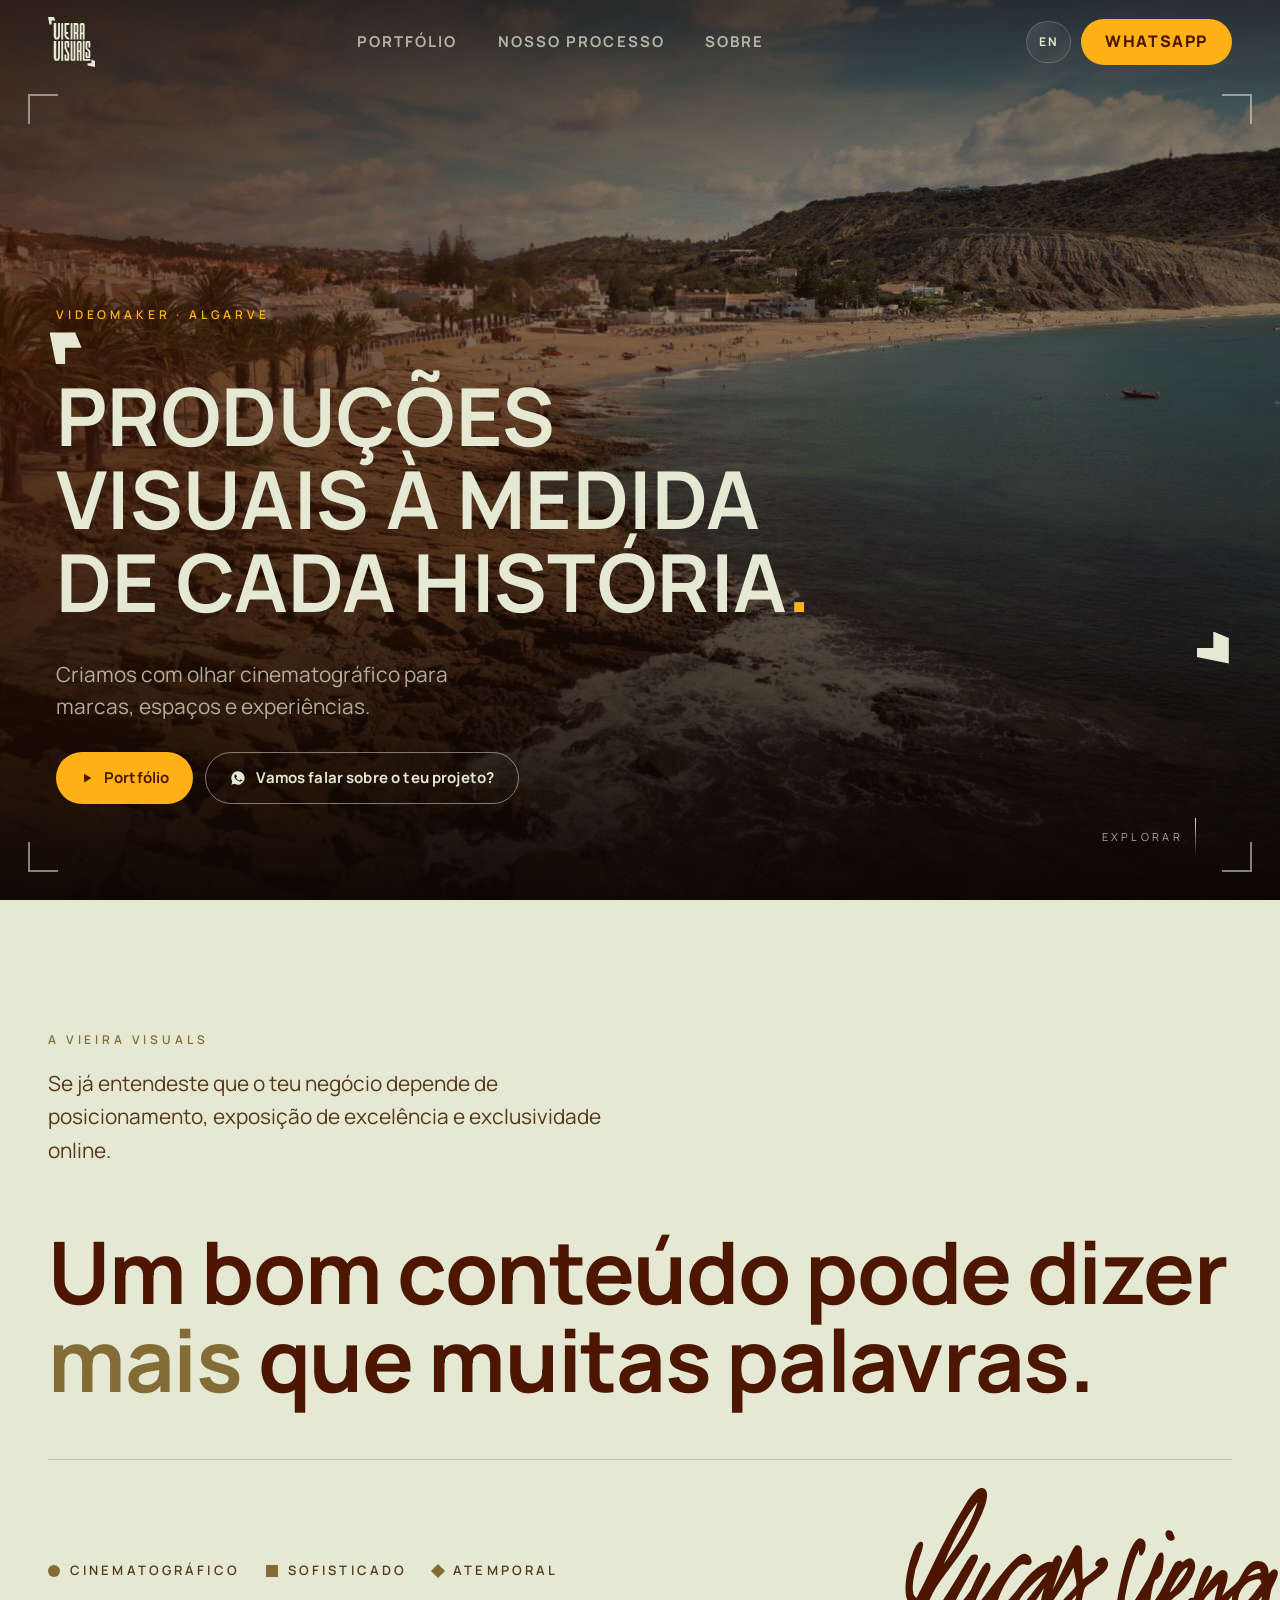
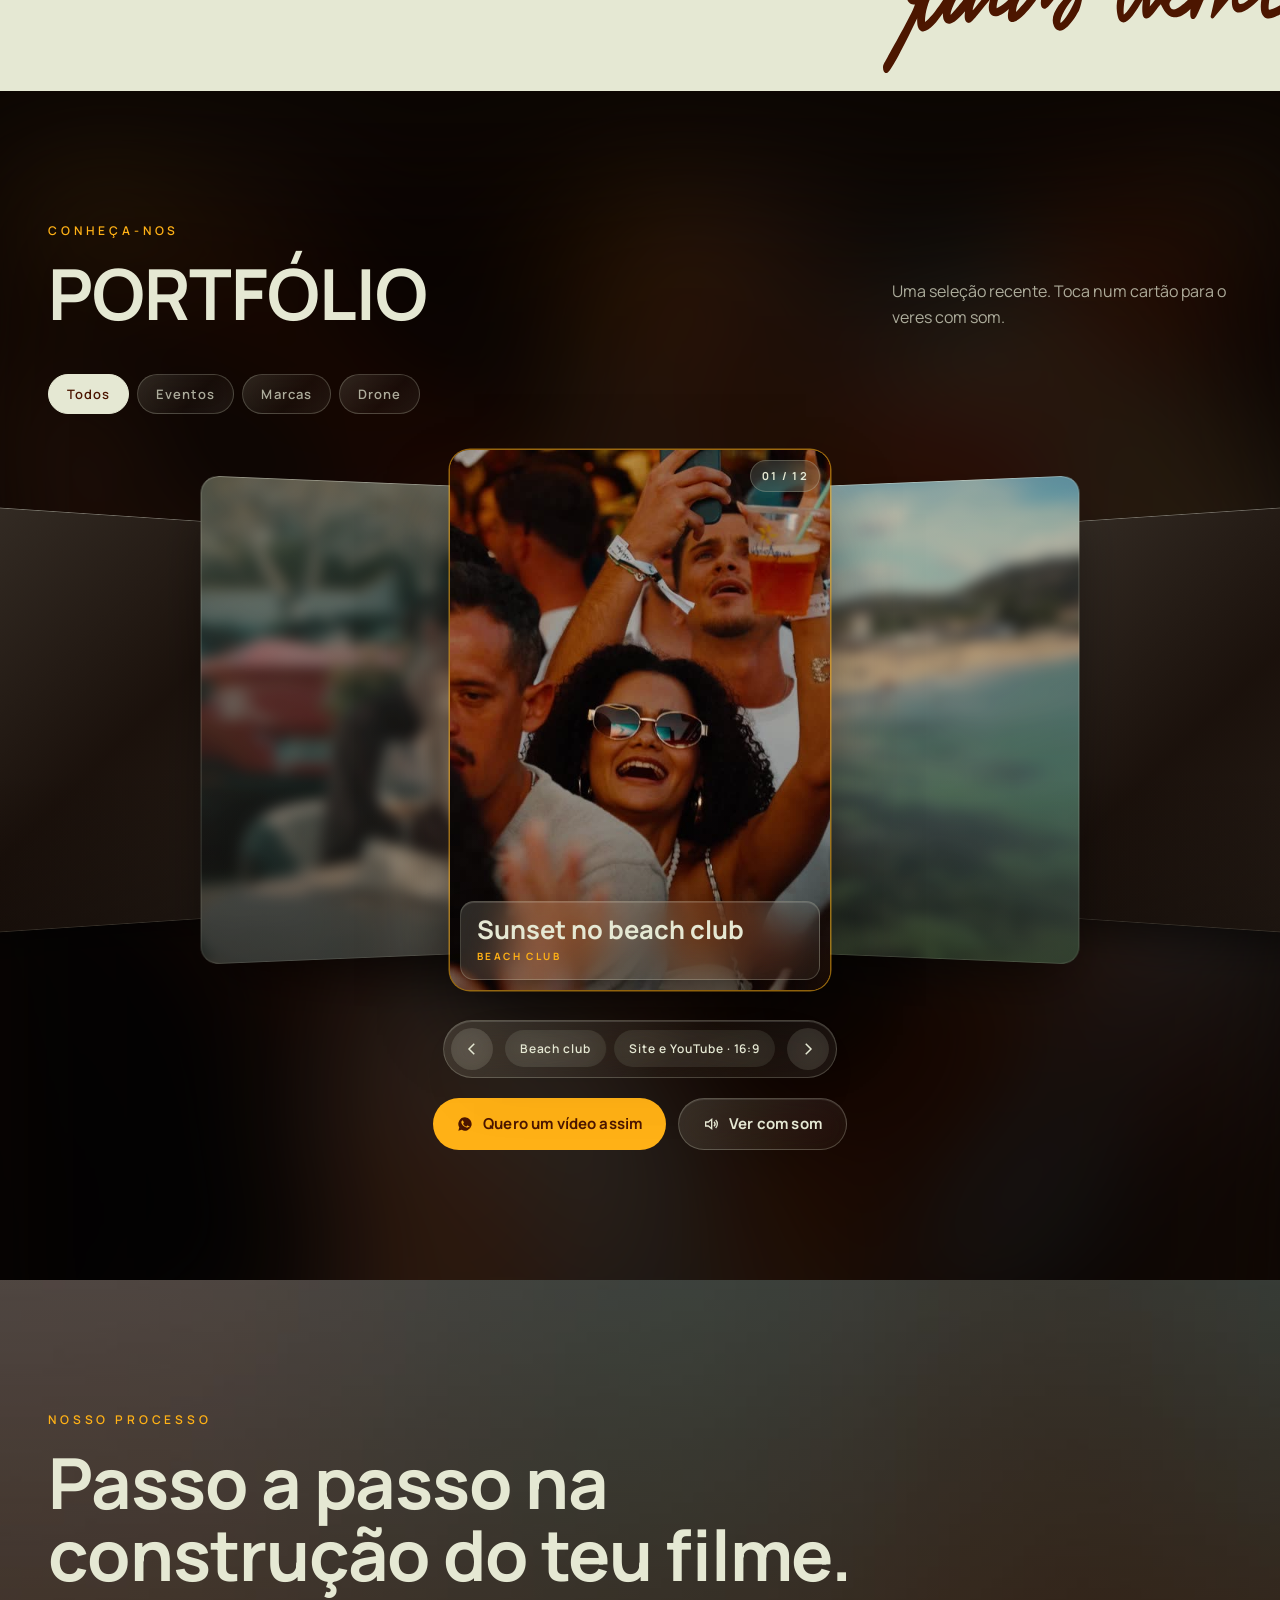
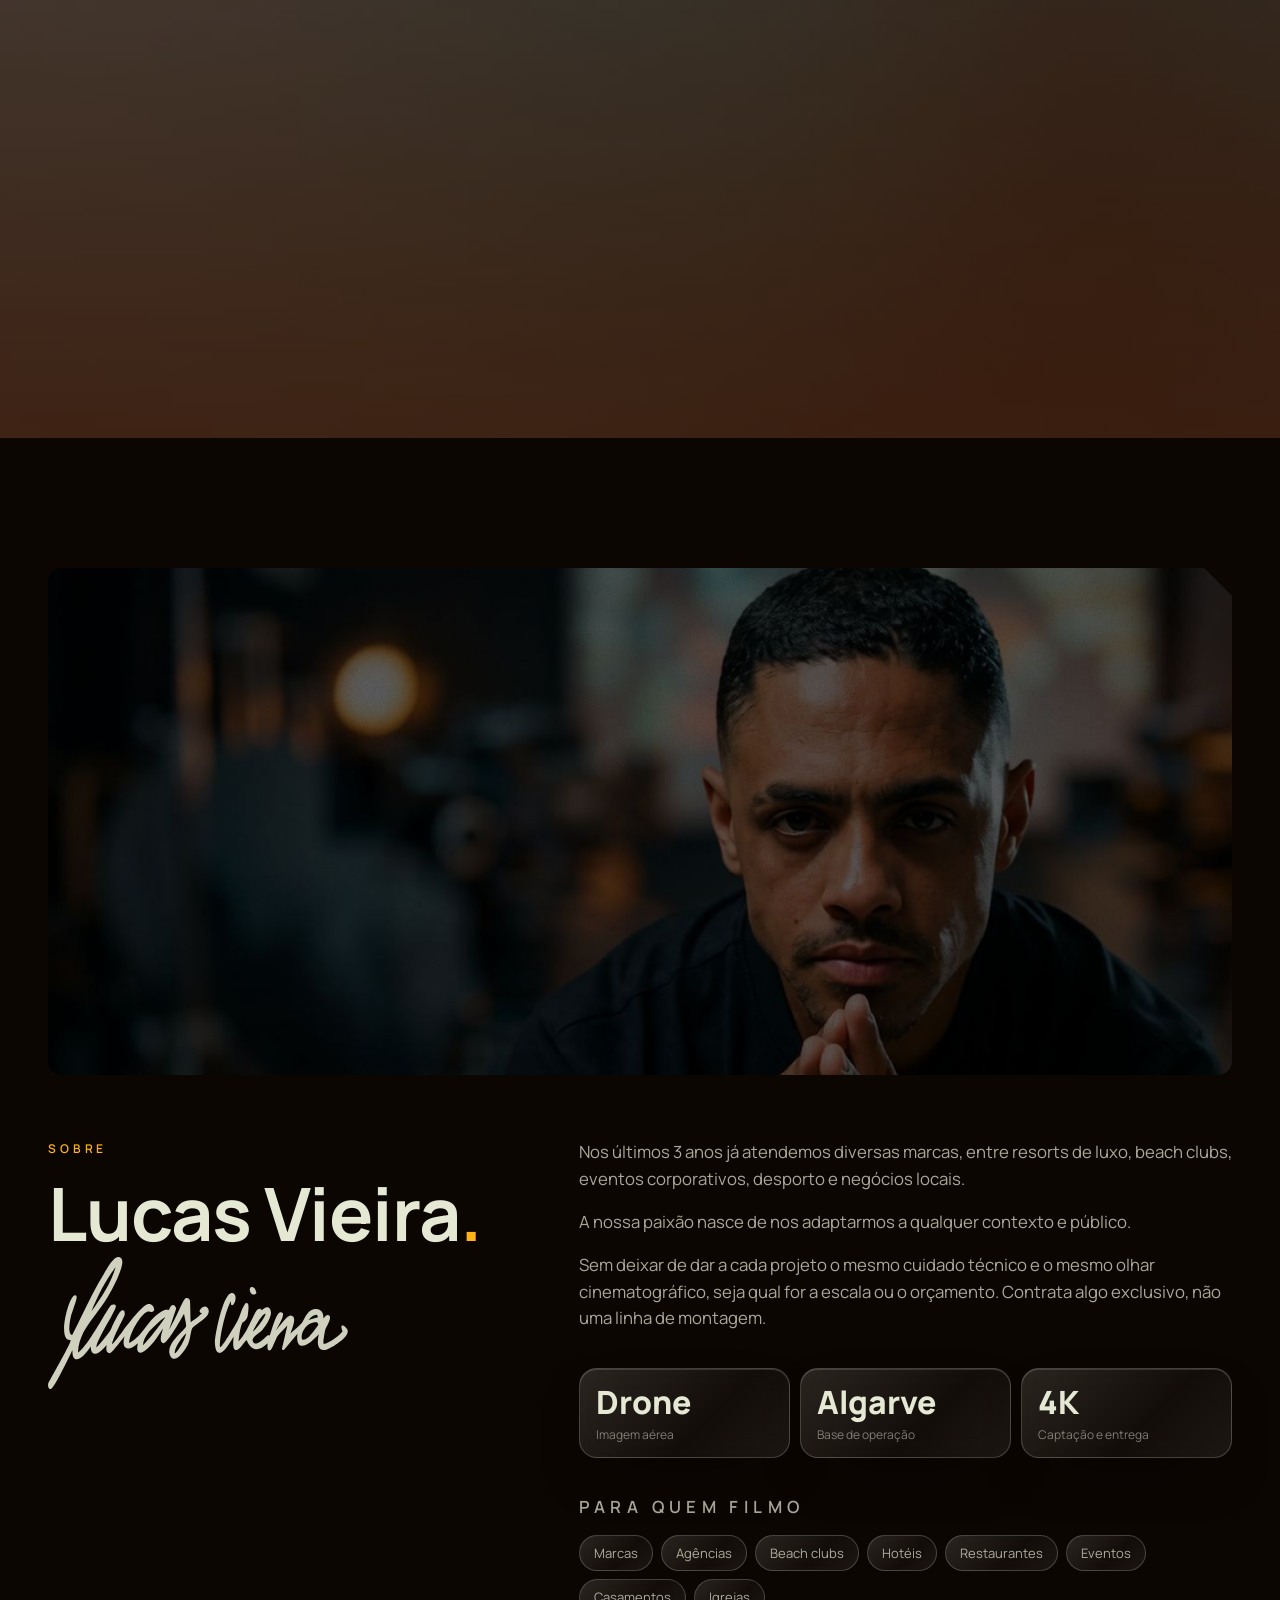
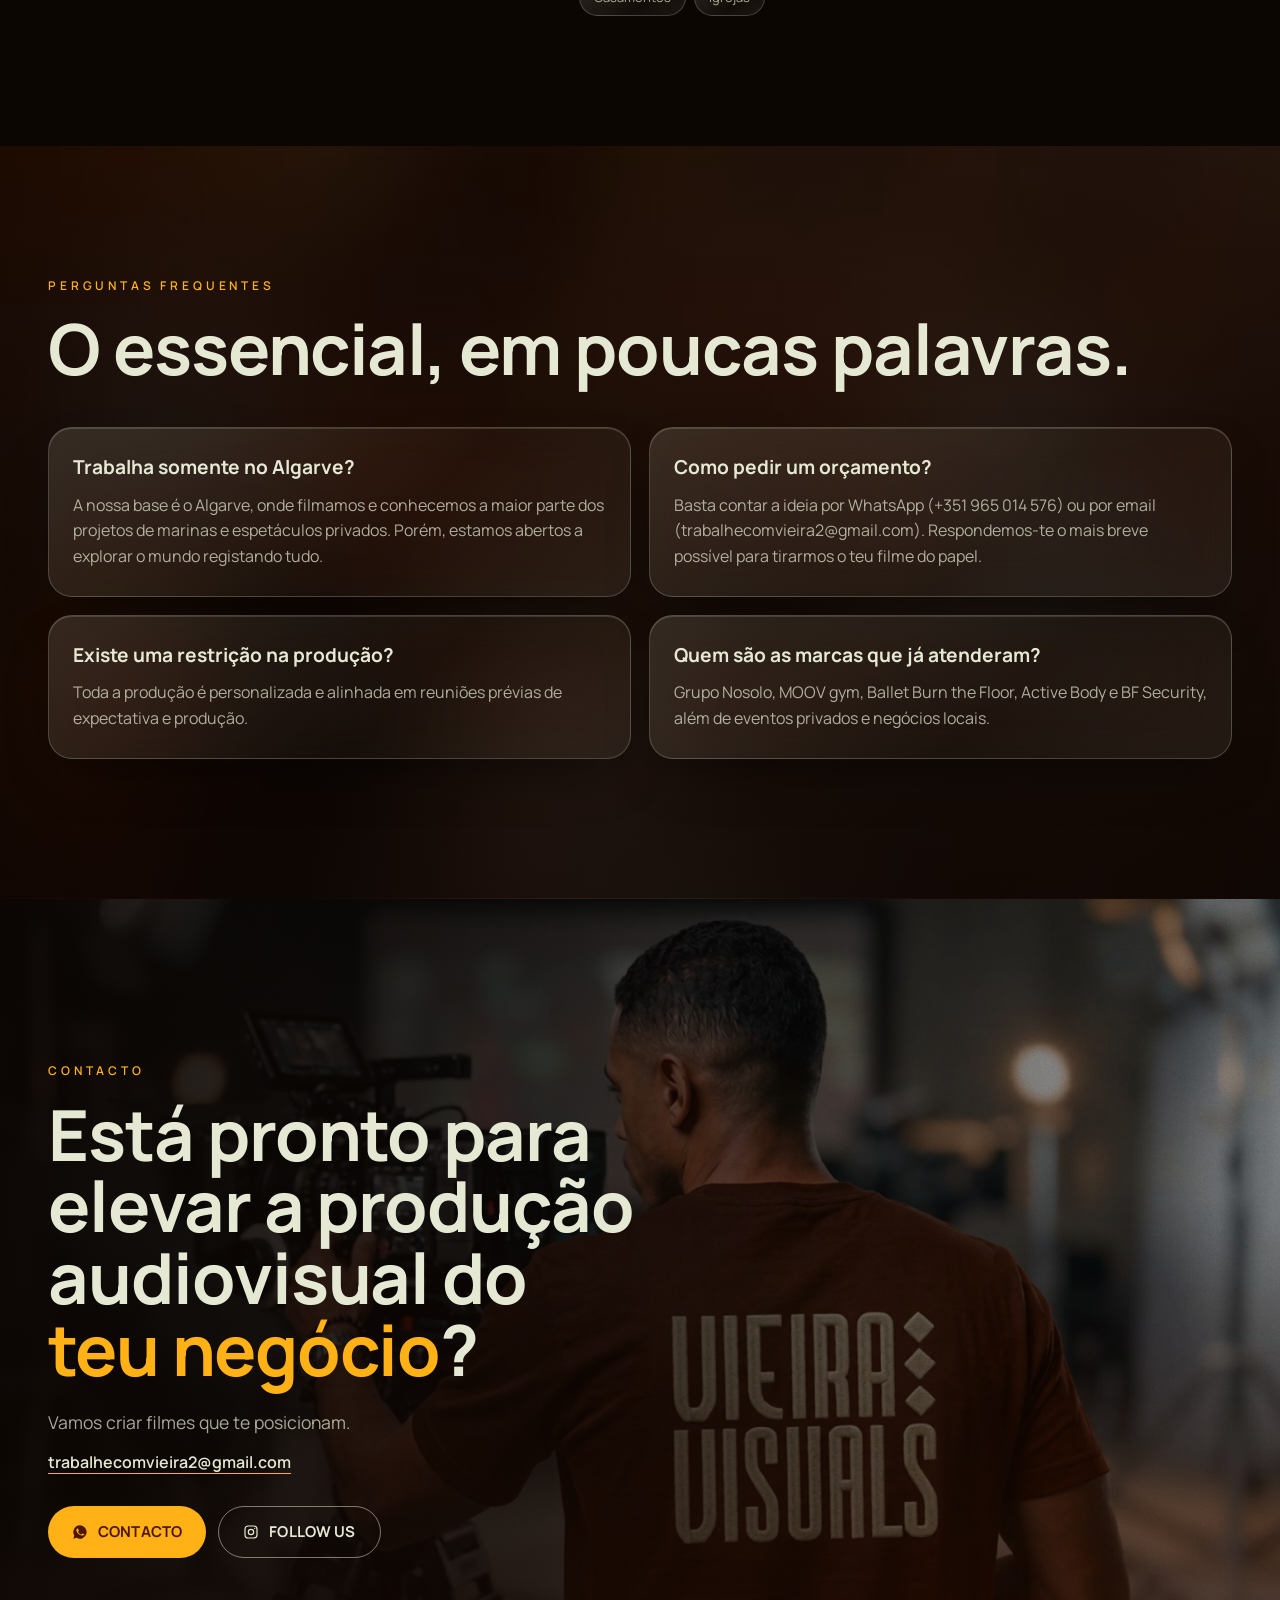
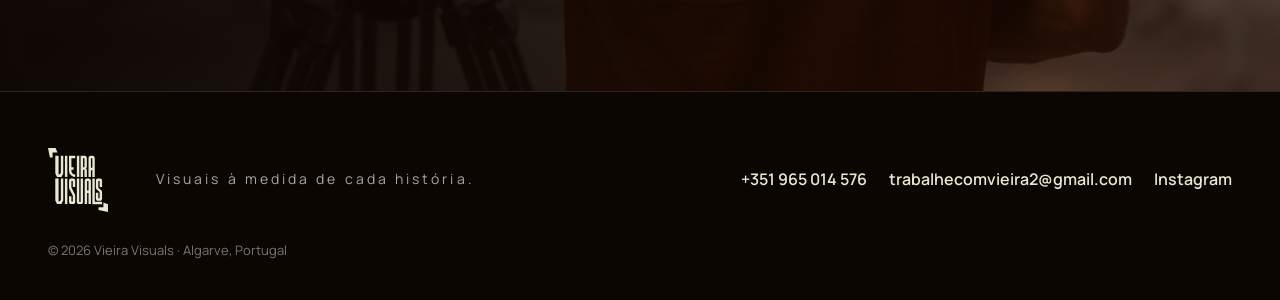
<file: index.html>
<!DOCTYPE html>
<html lang="pt-PT">
<head>
<meta charset="utf-8">
<meta name="viewport" content="width=device-width, initial-scale=1, viewport-fit=cover">
<title>Vieira Visuals | Videomaker no Algarve</title>
<meta name="description" content="Vieira Visuals, de Lucas Vieira: videomaker no Algarve. Vídeo cinematográfico em 4K e drone para marcas, hotéis, beach clubs, eventos e casamentos.">
<link rel="canonical" href="https://vieiravisuals.com/">
<meta name="theme-color" content="#0c0603">
<link rel="icon" href="favicon.svg" type="image/svg+xml">
<link rel="icon" type="image/png" sizes="32x32" href="favicon-32.png">
<link rel="apple-touch-icon" href="apple-touch-icon.png">

<meta property="og:type" content="website">
<meta property="og:site_name" content="Vieira Visuals">
<meta property="og:url" content="https://vieiravisuals.com/">
<meta property="og:title" content="Vieira Visuals | Visuais à medida de cada história">
<meta property="og:description" content="Vídeo com padrão cinematográfico para marcas, beach clubs, hotéis e eventos no Algarve.">
<meta property="og:image" content="https://vieiravisuals.com/og.jpg">
<meta property="og:image:width" content="1200">
<meta property="og:image:height" content="630">
<meta property="og:locale" content="pt_PT">
<meta property="og:locale:alternate" content="en_GB">
<meta name="twitter:card" content="summary_large_image">
<meta name="twitter:title" content="Vieira Visuals | Visuais à medida de cada história">
<meta name="twitter:description" content="Vídeo com padrão cinematográfico para marcas, beach clubs, hotéis e eventos no Algarve.">
<meta name="twitter:image" content="https://vieiravisuals.com/og.jpg">

<link rel="preload" as="image" href="assets/img/hero.jpg" media="(min-aspect-ratio: 4/5)" fetchpriority="high">
<link rel="preload" as="image" href="assets/img/hero-mobile.jpg" media="(max-aspect-ratio: 4/5)" fetchpriority="high">
<link rel="preconnect" href="https://fonts.googleapis.com">
<link rel="preconnect" href="https://fonts.gstatic.com" crossorigin>
<link href="https://fonts.googleapis.com/css2?family=Manrope:wght@300..800&display=swap" rel="stylesheet">
<link rel="stylesheet" href="styles.css?v=20261022-1">
<script>document.documentElement.classList.add('js');</script>

<script type="application/ld+json">
{
  "@context": "https://schema.org",
  "@graph": [
    {
      "@type": ["ProfessionalService", "LocalBusiness"],
      "@id": "https://vieiravisuals.com/#negocio",
      "name": "Vieira Visuals",
      "alternateName": "Vieira Visuals · Lucas Vieira, videomaker no Algarve",
      "slogan": "Visuais à medida de cada história.",
      "description": "Videomaker no Algarve. Vídeo com padrão cinematográfico, em 4K e com drone, para marcas, beach clubs, hotéis, restaurantes, eventos, agências, casamentos e igrejas.",
      "url": "https://vieiravisuals.com/",
      "image": "https://vieiravisuals.com/og.jpg",
      "logo": "https://vieiravisuals.com/apple-touch-icon.png",
      "telephone": "+351965014576",
      "email": "trabalhecomvieira2@gmail.com",
      "inLanguage": ["pt-PT", "en"],
      "address": { "@type": "PostalAddress", "addressRegion": "Algarve", "addressCountry": "PT" },
      "areaServed": [
        { "@type": "AdministrativeArea", "name": "Algarve" },
        { "@type": "Country", "name": "Portugal" }
      ],
      "founder": { "@id": "https://vieiravisuals.com/#lucas" },
      "sameAs": ["https://www.instagram.com/vieiravisuals7/"],
      "contactPoint": [{
        "@type": "ContactPoint",
        "contactType": "customer service",
        "telephone": "+351965014576",
        "email": "trabalhecomvieira2@gmail.com",
        "availableLanguage": ["Portuguese", "English"]
      }],
      "knowsAbout": ["Vídeo de marca", "Vídeo de eventos", "Filmagem com drone", "Vídeo de casamento", "Vídeo para beach clubs", "Vídeo para hotéis e restaurantes"],
      "hasOfferCatalog": {
        "@type": "OfferCatalog",
        "name": "Serviços de vídeo",
        "itemListElement": [
          { "@type": "Offer", "itemOffered": { "@type": "Service", "name": "Vídeo de marca e institucional" } },
          { "@type": "Offer", "itemOffered": { "@type": "Service", "name": "Vídeo de eventos" } },
          { "@type": "Offer", "itemOffered": { "@type": "Service", "name": "Filmagem com drone" } },
          { "@type": "Offer", "itemOffered": { "@type": "Service", "name": "Vídeo de casamento" } }
        ]
      }
    },
    {
      "@type": "Person",
      "@id": "https://vieiravisuals.com/#lucas",
      "name": "Lucas Vieira",
      "jobTitle": "Videomaker",
      "worksFor": { "@id": "https://vieiravisuals.com/#negocio" },
      "email": "trabalhecomvieira2@gmail.com",
      "sameAs": ["https://www.instagram.com/vieiravisuals7/"]
    },
    {
      "@type": "WebSite",
      "@id": "https://vieiravisuals.com/#site",
      "url": "https://vieiravisuals.com/",
      "name": "Vieira Visuals",
      "inLanguage": "pt-PT",
      "publisher": { "@id": "https://vieiravisuals.com/#negocio" }
    }
  ]
}
</script>
</head>
<body>

<a class="skip" href="#trabalhos" data-i18n="a11y.skip">Saltar para o portfólio</a>

<!-- ============ CABEÇALHO ============ -->
<header class="nav" id="nav">
  <a href="#topo" class="nav__logo" aria-label="Vieira Visuals, início">
    <img src="assets/brand/logo-linho.svg" alt="Vieira Visuals" width="314" height="335">
  </a>
  <nav class="nav__links" aria-label="Principal">
    <a href="#trabalhos" data-i18n="nav.work">Portfólio</a>
    <a href="#processo" data-i18n="nav.process">Nosso processo</a>
    <a href="#sobre" data-i18n="nav.about">Sobre</a>
  </nav>
  <div class="nav__right">
    <button class="lang" type="button" data-lang-toggle aria-label="Mudar para inglês">EN</button>
    <a class="btn btn--amber btn--sm nav__cta" href="https://wa.me/351965014576?text=Ol%C3%A1%20Lucas!%20Vim%20pelo%20site%20e%20queria%20falar%20sobre%20um%20projeto." target="_blank" rel="noopener" data-i18n="nav.cta">WhatsApp</a>
    <button class="nav__burger" type="button" id="burger" aria-label="Abrir menu" aria-expanded="false" aria-controls="menu"><span></span><span></span></button>
  </div>
</header>

<div class="menu" id="menu" aria-hidden="true">
  <nav class="menu__links" aria-label="Menu">
    <a href="#trabalhos" data-i18n="nav.work">Portfólio</a>
    <a href="#processo" data-i18n="nav.process">Nosso processo</a>
    <a href="#sobre" data-i18n="nav.about">Sobre</a>
  </nav>
  <div class="menu__foot">
    <a class="btn btn--amber" href="https://wa.me/351965014576?text=Ol%C3%A1%20Lucas!%20Vim%20pelo%20site%20e%20queria%20falar%20sobre%20um%20projeto." target="_blank" rel="noopener" data-i18n="cta.idea">Tirar a ideia do papel</a>
    <img class="menu__sign" src="assets/brand/assinatura-linho.svg" alt="" width="495" height="218">
  </div>
</div>

<main>

<!-- ============ HERO ============ -->
<section class="hero" id="topo" aria-labelledby="heroTitle">
  <div class="hero__media" aria-hidden="true">
    <picture>
      <source media="(max-aspect-ratio: 4/5)" srcset="assets/img/hero-mobile.jpg">
      <img class="hero__poster" src="assets/img/hero.jpg" alt="" width="1600" height="900" fetchpriority="high">
    </picture>
    <video class="hero__video" id="heroVideo" muted loop playsinline autoplay preload="none" poster="assets/img/hero.jpg"
      data-src-wide="assets/video/hero-wide.mp4"
      data-src-tall="assets/video/hero-mobile.mp4"></video>
  </div>
  <div class="hero__shade" aria-hidden="true"></div>
  <div class="viewfinder" aria-hidden="true"><i></i><i></i><i></i><i></i></div>

  <div class="hero__inner">
    <p class="label label--amber" data-i18n="hero.eyebrow">Videomaker · Algarve</p>
    <h1 id="heroTitle" class="hero__title">
      <span class="flag flag--tl" aria-hidden="true"></span>
      <span data-i18n-html="hero.title">Produções visuais à medida<br>de cada história<em>.</em></span>
      <span class="flag flag--br" aria-hidden="true"></span>
    </h1>
    <p class="hero__sub" data-i18n="hero.sub">Criamos com olhar cinematográfico para marcas, espaços e experiências.</p>
    <div class="hero__ctas">
      <a class="btn btn--amber" href="#trabalhos">
        <svg viewBox="0 0 24 24" width="14" height="14" fill="currentColor" aria-hidden="true"><path d="M7 4.5v15l12.5-7.5z"/></svg>
        <span data-i18n="hero.cta1">Portfólio</span>
      </a>
      <a class="btn btn--ghost" href="https://wa.me/351965014576?text=Ol%C3%A1%20Lucas!%20Vim%20pelo%20site%20e%20queria%20falar%20sobre%20um%20projeto." target="_blank" rel="noopener">
        <svg viewBox="0 0 24 24" width="16" height="16" fill="currentColor" aria-hidden="true"><path d="M12 2a10 10 0 0 0-8.6 15.1L2 22l5-1.3A10 10 0 1 0 12 2Zm5.4 14.1c-.2.6-1.3 1.2-1.8 1.2-.5.1-1 .2-3.3-.7-2.8-1.2-4.6-4-4.7-4.2-.1-.2-1.1-1.5-1.1-2.9s.7-2 1-2.3c.2-.3.5-.3.7-.3h.5c.2 0 .4 0 .6.5l.9 2.1c.1.2.1.4 0 .6l-.4.6-.5.6c-.2.2-.3.4-.1.7.2.3.8 1.4 1.8 2.2 1.3 1.1 2.3 1.4 2.6 1.6.3.1.5.1.7-.1l1-1.2c.2-.3.4-.2.7-.1l2 1c.3.1.5.2.6.4 0 .1 0 .7-.2 1.3Z"/></svg>
        <span data-i18n="hero.cta2">Vamos falar sobre o teu projeto?</span>
      </a>
    </div>
  </div>
  <a class="hero__cue" href="#manifesto"><span data-i18n="hero.cue">Explorar</span><i aria-hidden="true"></i></a>
</section>

<!-- ============ MANIFESTO (linho) ============ -->
<section class="manifesto" id="manifesto" aria-labelledby="manifestoTitle">
  <div class="wrap">
    <p class="label" data-i18n="man.eyebrow">A Vieira Visuals</p>
    <p class="manifesto__lead" data-reveal data-i18n="man.lead">Se já entendeste que o teu negócio depende de posicionamento, exposição de excelência e exclusividade online.</p>
    <h2 class="manifesto__big" id="manifestoTitle" data-reveal data-i18n-html="man.big">Um bom conteúdo pode dizer <em>mais</em> que muitas palavras.</h2>
    <div class="manifesto__foot" data-reveal>
      <ul class="keywords" aria-label="Palavras da marca">
        <li><i class="shape shape--circle" aria-hidden="true"></i><span data-i18n="kw.1">Cinematográfico</span></li>
        <li><i class="shape shape--square" aria-hidden="true"></i><span data-i18n="kw.2">Sofisticado</span></li>
        <li><i class="shape shape--diamond" aria-hidden="true"></i><span data-i18n="kw.3">Atemporal</span></li>
      </ul>
      <img class="manifesto__sign" src="assets/brand/assinatura-mogno.svg" alt="Assinatura de Lucas Vieira" width="495" height="218" loading="lazy">
    </div>
  </div>
</section>

<!-- ============ TRABALHOS ============ -->
<section class="works" id="trabalhos" aria-labelledby="worksTitle">
  <div class="wrap">
    <div class="head">
      <div>
        <p class="label label--amber" data-i18n="works.eyebrow">Conheça-nos</p>
        <h2 id="worksTitle" data-i18n="works.title">Portfólio</h2>
      </div>
      <p class="head__sub" data-i18n="works.sub">Uma seleção recente. Toca num cartão para o veres com som.</p>
    </div>

    <div class="filters" role="group" aria-label="Filtrar portfólio">
      <button type="button" class="chip is-on" data-filter="all" aria-pressed="true" data-i18n="f.all">Todos</button>
      <button type="button" class="chip" data-filter="eventos" aria-pressed="false" data-i18n="f.events">Eventos</button>
      <button type="button" class="chip" data-filter="marcas" aria-pressed="false" data-i18n="f.brands">Marcas</button>
      <button type="button" class="chip" data-filter="drone" aria-pressed="false" data-i18n="f.drone">Drone</button>
    </div>

    <div class="show" id="show" hidden>
      <img class="show__bg" id="showBg" alt="" aria-hidden="true">
      <div class="show__deck" id="showDeck" role="group" aria-roledescription="carrossel" aria-label="Portfólio"></div>
      <div class="show__bar">
        <button class="show__nav" type="button" id="showPrev" aria-label="Vídeo anterior"><svg viewBox="0 0 24 24" width="18" height="18" fill="none" stroke="currentColor" stroke-width="2" aria-hidden="true"><path d="m15 5-7 7 7 7"/></svg></button>
        <ul class="show__pills" aria-live="polite">
          <li id="showTag"></li>
          <li id="showFmt"></li>
        </ul>
        <button class="show__nav" type="button" id="showNext" aria-label="Vídeo seguinte"><svg viewBox="0 0 24 24" width="18" height="18" fill="none" stroke="currentColor" stroke-width="2" aria-hidden="true"><path d="m9 5 7 7-7 7"/></svg></button>
      </div>
      <div class="show__ctas">
        <a class="btn btn--amber" id="showWant" href="https://wa.me/351965014576" target="_blank" rel="noopener"><svg viewBox="0 0 24 24" width="16" height="16" fill="currentColor" aria-hidden="true"><path d="M12 2a10 10 0 0 0-8.6 15.1L2 22l5-1.3A10 10 0 1 0 12 2Zm5.4 14.1c-.2.6-1.3 1.2-1.8 1.2-.5.1-1 .2-3.3-.7-2.8-1.2-4.6-4-4.7-4.2-.1-.2-1.1-1.5-1.1-2.9s.7-2 1-2.3c.2-.3.5-.3.7-.3h.5c.2 0 .4 0 .6.5l.9 2.1c.1.2.1.4 0 .6l-.4.6-.5.6c-.2.2-.3.4-.1.7.2.3.8 1.4 1.8 2.2 1.3 1.1 2.3 1.4 2.6 1.6.3.1.5.1.7-.1l1-1.2c.2-.3.4-.2.7-.1l2 1c.3.1.5.2.6.4 0 .1 0 .7-.2 1.3Z"/></svg><span data-i18n="show.want">Quero um vídeo assim</span></a>
        <button class="btn btn--ghost" type="button" id="showSound"><svg viewBox="0 0 24 24" width="16" height="16" fill="none" stroke="currentColor" stroke-width="2" aria-hidden="true"><path d="M4 9v6h4l5 4V5L8 9H4Z"/><path d="M16.5 8.5a5 5 0 0 1 0 7"/><path d="M19 6a8.5 8.5 0 0 1 0 12"/></svg><span data-i18n="show.sound">Ver com som</span></button>
      </div>
    </div>

    <div class="grid" id="grid">
      <article class="work" data-cat="eventos" data-o="h">
        <button class="work__btn" type="button" data-video="assets/video/beach-club-sunset.mp4" data-key="w1">
          <img src="assets/video/posters/beach-club-sunset.jpg" alt="Público a dançar ao pôr do sol num beach club" width="1280" height="720" loading="lazy" decoding="async">
          <span class="work__meta"><span class="work__tag" data-i18n="w1.c">Beach club</span><span class="work__title" data-i18n="w1.t">Sunset no beach club</span></span>
        </button>
      </article>
      <article class="work" data-cat="drone" data-o="h">
        <button class="work__btn" type="button" data-video="assets/video/drone-costa-algarve.mp4" data-key="w2" data-silent>
          <img src="assets/video/posters/drone-costa-algarve.jpg" alt="Praia e falésias do Algarve filmadas de drone" width="1280" height="720" loading="lazy" decoding="async">
          <span class="work__meta"><span class="work__tag" data-i18n="w2.c">Drone</span><span class="work__title" data-i18n="w2.t">A costa algarvia vista de cima</span></span>
        </button>
      </article>
      <article class="work" data-cat="eventos" data-o="v">
        <button class="work__btn" type="button" data-video="assets/video/espetaculo-palco-2.mp4" data-key="w5">
          <img src="assets/video/posters/espetaculo-palco-2.jpg" alt="Bailarinos em palco durante um espetáculo" width="720" height="1280" loading="lazy" decoding="async">
          <span class="work__meta"><span class="work__tag" data-i18n="w5.c">Palco</span><span class="work__title" data-i18n="w5.t">Noite de espetáculo</span></span>
        </button>
      </article>
      <article class="work" data-cat="marcas" data-o="v">
        <button class="work__btn" type="button" data-video="assets/video/hotel-evento.mp4" data-key="w7">
          <img src="assets/video/posters/hotel-evento.jpg" alt="Convidados numa esplanada de hotel com guarda-sóis amarelos" width="720" height="1280" loading="lazy" decoding="async">
          <span class="work__meta"><span class="work__tag" data-i18n="w7.c">Hotel</span><span class="work__title" data-i18n="w7.t">Tarde no hotel</span></span>
        </button>
      </article>
      <article class="work" data-cat="eventos" data-o="h">
        <button class="work__btn" type="button" data-video="assets/video/dj-set-por-do-sol.mp4" data-key="w6">
          <img src="assets/video/posters/dj-set-por-do-sol.jpg" alt="DJ set em contraluz com o sol a entrar no beach club" width="1280" height="720" loading="lazy" decoding="async">
          <span class="work__meta"><span class="work__tag" data-i18n="w6.c">Beach club</span><span class="work__title" data-i18n="w6.t">DJ set em contraluz</span></span>
        </button>
      </article>
      <article class="work" data-cat="eventos" data-o="h">
        <button class="work__btn" type="button" data-video="assets/video/triatlo.mp4" data-key="w9">
          <img src="assets/video/posters/triatlo.jpg" alt="Atletas a correr durante uma prova de triatlo" width="1280" height="720" loading="lazy" decoding="async">
          <span class="work__meta"><span class="work__tag" data-i18n="w9.c">Desporto</span><span class="work__title" data-i18n="w9.t">Triatlo, na linha da corrida</span></span>
        </button>
      </article>
      <article class="work" data-cat="eventos" data-o="v">
        <button class="work__btn" type="button" data-video="assets/video/beach-club-lifestyle.mp4" data-key="w10">
          <img src="assets/video/posters/beach-club-lifestyle.jpg" alt="Convidada num beach club ao fim da tarde" width="720" height="1280" loading="lazy" decoding="async">
          <span class="work__meta"><span class="work__tag" data-i18n="w10.c">Lifestyle</span><span class="work__title" data-i18n="w10.t">Luz dourada</span></span>
        </button>
      </article>
      <article class="work" data-cat="marcas" data-o="v">
        <button class="work__btn" type="button" data-video="assets/video/gastronomia-evento.mp4" data-key="w11">
          <img src="assets/video/posters/gastronomia-evento.jpg" alt="Chef a servir numa estação de cozinha ao ar livre" width="720" height="1280" loading="lazy" decoding="async">
          <span class="work__meta"><span class="work__tag" data-i18n="w11.c">Gastronomia</span><span class="work__title" data-i18n="w11.t">Cozinha ao vivo</span></span>
        </button>
      </article>
      <article class="work" data-cat="eventos" data-o="h">
        <button class="work__btn" type="button" data-video="assets/video/beach-club-multidao.mp4" data-key="w13">
          <img src="assets/video/posters/beach-club-multidao.jpg" alt="Beach club cheio durante uma festa ao fim da tarde" width="1280" height="720" loading="lazy" decoding="async">
          <span class="work__meta"><span class="work__tag" data-i18n="w13.c">Beach club</span><span class="work__title" data-i18n="w13.t">Casa cheia</span></span>
        </button>
      </article>
      <article class="work" data-cat="drone" data-o="v">
        <button class="work__btn" type="button" data-video="assets/video/drone-marina-olhao.mp4" data-key="w12" data-silent>
          <img src="assets/video/posters/drone-marina-olhao.jpg" alt="Marina de Olhão vista de drone" width="720" height="1280" loading="lazy" decoding="async">
          <span class="work__meta"><span class="work__tag" data-i18n="w12.c">Drone</span><span class="work__title" data-i18n="w12.t">Marina de Olhão</span></span>
        </button>
      </article>
      <article class="work" data-cat="eventos" data-o="v">
        <button class="work__btn" type="button" data-video="assets/video/espetaculo-palco-1.mp4" data-key="w14">
          <img src="assets/video/posters/espetaculo-palco-1.jpg" alt="Palco iluminado durante um espetáculo" width="720" height="1280" loading="lazy" decoding="async">
          <span class="work__meta"><span class="work__tag" data-i18n="w14.c">Palco</span><span class="work__title" data-i18n="w14.t">Em cena</span></span>
        </button>
      </article>
      <article class="work" data-cat="marcas" data-o="v">
        <button class="work__btn" type="button" data-video="assets/video/restaurante-esplanada.mp4" data-key="w3">
          <img src="assets/video/posters/restaurante-esplanada.jpg" alt="Cliente numa esplanada com um copo de vinho" width="720" height="1280" loading="lazy" decoding="async">
          <span class="work__meta"><span class="work__tag" data-i18n="w3.c">Restaurante</span><span class="work__title" data-i18n="w3.t">Esplanada com assinatura</span></span>
        </button>
      </article>
    </div>
  </div>
</section>

<!-- ============ PROCESSO ============ -->
<section class="process" id="processo" aria-labelledby="processTitle">
  <div class="wrap">
    <div class="head">
      <div>
        <p class="label label--amber" data-i18n="proc.eyebrow">Nosso processo</p>
        <h2 id="processTitle" data-i18n="proc.title">Passo a passo na construção do teu filme.</h2>
      </div>
    </div>
    <ol class="steps" data-reveal-stagger>
      <li class="step">
        <svg class="step__icon" viewBox="0 0 209 96" aria-hidden="true"><path d="M46.45,96h-27.1L0,0h76.65l19.35,46.45h-49.55v49.55Z"/><path d="M209,96l-96-19.35v-27.1h49.55V0l46.45,19.35v76.65Z"/></svg>
        <span class="step__n">01</span>
        <h3 data-i18n="proc.1.t">Entender primeiro</h3>
        <p data-i18n="proc.1.d">Antes da câmara ser ligada, ouvimos e queremos perceber a marca, o momento e os objetivos. O filme começa aqui.</p>
      </li>
      <li class="step">
        <svg class="step__icon step__icon--line" viewBox="0 0 144 163" aria-hidden="true"><path d="M7,39.6V7h32.6"/><path d="M136.6,123v32.6h-32.6"/><path d="M39.6,155.6H7v-32.6"/><path d="M104,7h32.6v32.6"/></svg>
        <span class="step__n">02</span>
        <h3 data-i18n="proc.2.t">Enquadrar com atenção</h3>
        <p data-i18n="proc.2.d">Desde a escolha do equipamento, local e criação do roteiro, tudo faz sentido com o objetivo da tua marca.</p>
      </li>
      <li class="step">
        <svg class="step__icon" viewBox="0 0 508 135" aria-hidden="true"><path d="M47.59,114.89c26.28,0,47.59-21.31,47.59-47.59s-21.31-47.59-47.59-47.59S0,41.02,0,67.3c0,26.28,21.31,47.59,47.59,47.59Z"/><path d="M232.68,114.89V19.71h-95.18v95.18h95.18Z"/><path d="M322.59,134.61l67.3-67.31L322.59,0l-67.3,67.3,67.3,67.31Z"/><path d="M460.04,114.89c26.28,0,47.59-21.31,47.59-47.59s-21.31-47.59-47.59-47.59-47.59,21.31-47.59,47.59,21.31,47.59,47.59,47.59Z"/></svg>
        <span class="step__n">03</span>
        <h3 data-i18n="proc.3.t">Entrega com intenção</h3>
        <p data-i18n="proc.3.d">A pós-produção é pensada para onde o vídeo vai viver: site, redes sociais ou ecrã do evento. Versões específicas para cada formato.</p>
      </li>
    </ol>
  </div>
</section>

<!-- ============ SOBRE ============ -->
<section class="about" id="sobre" aria-labelledby="aboutTitle">
  <div class="wrap">
    <figure class="about__photo" data-reveal>
      <img src="assets/img/lucas-retrato.jpg" alt="Retrato de Lucas Vieira, com as mãos juntas, a olhar para a câmara" width="1300" height="1003" loading="lazy" decoding="async">
    </figure>
    <div class="about__grid">
      <div class="about__id" data-reveal>
        <p class="label label--amber" data-i18n="about.eyebrow">Sobre</p>
        <h2 id="aboutTitle">Lucas Vieira<em>.</em></h2>
        <img class="about__sign" src="assets/brand/assinatura-linho.svg" alt="Assinatura de Lucas Vieira" width="495" height="218" loading="lazy">
      </div>
      <div class="about__text" data-reveal>
        <p data-i18n="about.p1">Nos últimos 3 anos já atendemos diversas marcas, entre resorts de luxo, beach clubs, eventos corporativos, desporto e negócios locais.</p>
        <p data-i18n="about.p2">A nossa paixão nasce de nos adaptarmos a qualquer contexto e público.</p>
        <p data-i18n="about.p3">Sem deixar de dar a cada projeto o mesmo cuidado técnico e o mesmo olhar cinematográfico, seja qual for a escala ou o orçamento. Contrata algo exclusivo, não uma linha de montagem.</p>
        <dl class="stats">
          <div><dt>Drone</dt><dd data-i18n="about.s1">Imagem aérea</dd></div>
          <div><dt>Algarve</dt><dd data-i18n="about.s2">Base de operação</dd></div>
          <div><dt>4K</dt><dd data-i18n="about.s3">Captação e entrega</dd></div>
        </dl>
        <p class="label" data-i18n="about.for">Para quem filmo</p>
        <ul class="tags">
          <li data-i18n="t.1">Marcas</li><li data-i18n="t.2">Agências</li><li data-i18n="t.3">Beach clubs</li>
          <li data-i18n="t.4">Hotéis</li><li data-i18n="t.5">Restaurantes</li><li data-i18n="t.6">Eventos</li>
          <li data-i18n="t.7">Casamentos</li><li data-i18n="t.8">Igrejas</li>
        </ul>
      </div>
    </div>
  </div>
</section>

<!-- ============ PERGUNTAS ============ -->
<section class="faq" id="perguntas" aria-labelledby="faqTitle">
  <div class="wrap">
    <div class="head">
      <div>
        <p class="label label--amber" data-i18n="faq.eyebrow">Perguntas frequentes</p>
        <h2 id="faqTitle" data-i18n="faq.title">O essencial, em poucas palavras.</h2>
      </div>
    </div>
    <dl class="faq__list">
      <div class="faq__item">
        <dt data-i18n="faq.1.q">Trabalha somente no Algarve?</dt>
        <dd data-i18n="faq.1.a">A nossa base é o Algarve, onde filmamos e conhecemos a maior parte dos projetos de marinas e espetáculos privados. Porém, estamos abertos a explorar o mundo registando tudo.</dd>
      </div>
      <div class="faq__item">
        <dt data-i18n="faq.2.q">Como pedir um orçamento?</dt>
        <dd data-i18n="faq.2.a">Basta contar a ideia por WhatsApp (+351 965 014 576) ou por email (trabalhecomvieira2@gmail.com). Respondemos-te o mais breve possível para tirarmos o teu filme do papel.</dd>
      </div>
      <div class="faq__item">
        <dt data-i18n="faq.3.q">Existe uma restrição na produção?</dt>
        <dd data-i18n="faq.3.a">Toda a produção é personalizada e alinhada em reuniões prévias de expectativa e produção.</dd>
      </div>
      <div class="faq__item">
        <dt data-i18n="faq.4.q">Quem são as marcas que já atenderam?</dt>
        <dd data-i18n="faq.4.a">Grupo Nosolo, MOOV gym, Ballet Burn the Floor, Active Body e BF Security, além de eventos privados e negócios locais.</dd>
      </div>
    </dl>
  </div>
</section>

<!-- ============ CONTACTO ============ -->
<section class="contact" id="contacto" aria-labelledby="contactTitle">
  <img class="contact__bg" src="assets/img/lucas-a-filmar.jpg" alt="" width="1600" height="900" loading="lazy" decoding="async">
  <div class="contact__shade" aria-hidden="true"></div>
  <div class="wrap contact__inner" data-reveal>
    <p class="label label--amber" data-i18n="contact.eyebrow">Contacto</p>
    <h2 id="contactTitle" data-i18n-html="contact.title">Está pronto para elevar a produção audiovisual do <em>teu negócio</em>?</h2>
    <p class="contact__sub" data-i18n="contact.sub">Vamos criar filmes que te posicionam.</p>
    <p class="contact__mail"><a href="mailto:trabalhecomvieira2@gmail.com">trabalhecomvieira2@gmail.com</a></p>
    <div class="hero__ctas">
      <a class="btn btn--amber" href="https://wa.me/351965014576?text=Ol%C3%A1%20Lucas!%20Vim%20pelo%20site%20e%20queria%20falar%20sobre%20um%20projeto." target="_blank" rel="noopener">
        <svg viewBox="0 0 24 24" width="16" height="16" fill="currentColor" aria-hidden="true"><path d="M12 2a10 10 0 0 0-8.6 15.1L2 22l5-1.3A10 10 0 1 0 12 2Zm5.4 14.1c-.2.6-1.3 1.2-1.8 1.2-.5.1-1 .2-3.3-.7-2.8-1.2-4.6-4-4.7-4.2-.1-.2-1.1-1.5-1.1-2.9s.7-2 1-2.3c.2-.3.5-.3.7-.3h.5c.2 0 .4 0 .6.5l.9 2.1c.1.2.1.4 0 .6l-.4.6-.5.6c-.2.2-.3.4-.1.7.2.3.8 1.4 1.8 2.2 1.3 1.1 2.3 1.4 2.6 1.6.3.1.5.1.7-.1l1-1.2c.2-.3.4-.2.7-.1l2 1c.3.1.5.2.6.4 0 .1 0 .7-.2 1.3Z"/></svg>
        <span data-i18n="contact.cta1">Contacto</span>
      </a>
      <a class="btn btn--ghost" href="https://www.instagram.com/vieiravisuals7/" target="_blank" rel="noopener">
        <svg viewBox="0 0 24 24" width="16" height="16" fill="none" stroke="currentColor" stroke-width="1.8" aria-hidden="true"><rect x="3" y="3" width="18" height="18" rx="5"/><circle cx="12" cy="12" r="4"/><circle cx="17.5" cy="6.5" r="1" fill="currentColor" stroke="none"/></svg>
        <span data-i18n="contact.cta2">Follow us</span>
      </a>
    </div>
  </div>
</section>

</main>

<footer class="footer">
  <div class="wrap footer__inner">
    <img class="footer__logo" src="assets/brand/logo-linho.svg" alt="Vieira Visuals" width="314" height="335" loading="lazy">
    <p class="footer__slogan" data-i18n="footer.slogan">Visuais à medida de cada história.</p>
    <ul class="footer__links">
      <li><a href="https://wa.me/351965014576" target="_blank" rel="noopener">+351 965 014 576</a></li>
      <li><a href="mailto:trabalhecomvieira2@gmail.com">trabalhecomvieira2@gmail.com</a></li>
      <li><a href="https://www.instagram.com/vieiravisuals7/" target="_blank" rel="noopener">Instagram</a></li>
    </ul>
    <p class="footer__meta">© 2026 Vieira Visuals · Algarve, Portugal</p>
  </div>
</footer>

<!-- ============ PLAYER ============ -->
<div class="player" id="player" role="dialog" aria-modal="true" aria-labelledby="playerTitle" aria-hidden="true">
  <div class="player__backdrop" data-close></div>
  <figure class="player__frame">
    <video id="playerVideo" controls playsinline preload="metadata"></video>
    <figcaption class="player__cap"><span class="work__tag" id="playerTag"></span><span id="playerTitle"></span></figcaption>
  </figure>
  <button class="player__btn player__close" type="button" data-close aria-label="Fechar">
    <svg viewBox="0 0 24 24" width="18" height="18" fill="none" stroke="currentColor" stroke-width="2" aria-hidden="true"><path d="M6 6l12 12M18 6 6 18"/></svg>
  </button>
  <button class="player__btn player__prev" type="button" id="playerPrev" aria-label="Vídeo anterior">
    <svg viewBox="0 0 24 24" width="20" height="20" fill="none" stroke="currentColor" stroke-width="2" aria-hidden="true"><path d="m15 5-7 7 7 7"/></svg>
  </button>
  <button class="player__btn player__next" type="button" id="playerNext" aria-label="Vídeo seguinte">
    <svg viewBox="0 0 24 24" width="20" height="20" fill="none" stroke="currentColor" stroke-width="2" aria-hidden="true"><path d="m9 5 7 7-7 7"/></svg>
  </button>
</div>

<script src="script.js?v=20261022-1" defer></script>
</body>
</html>
</file>
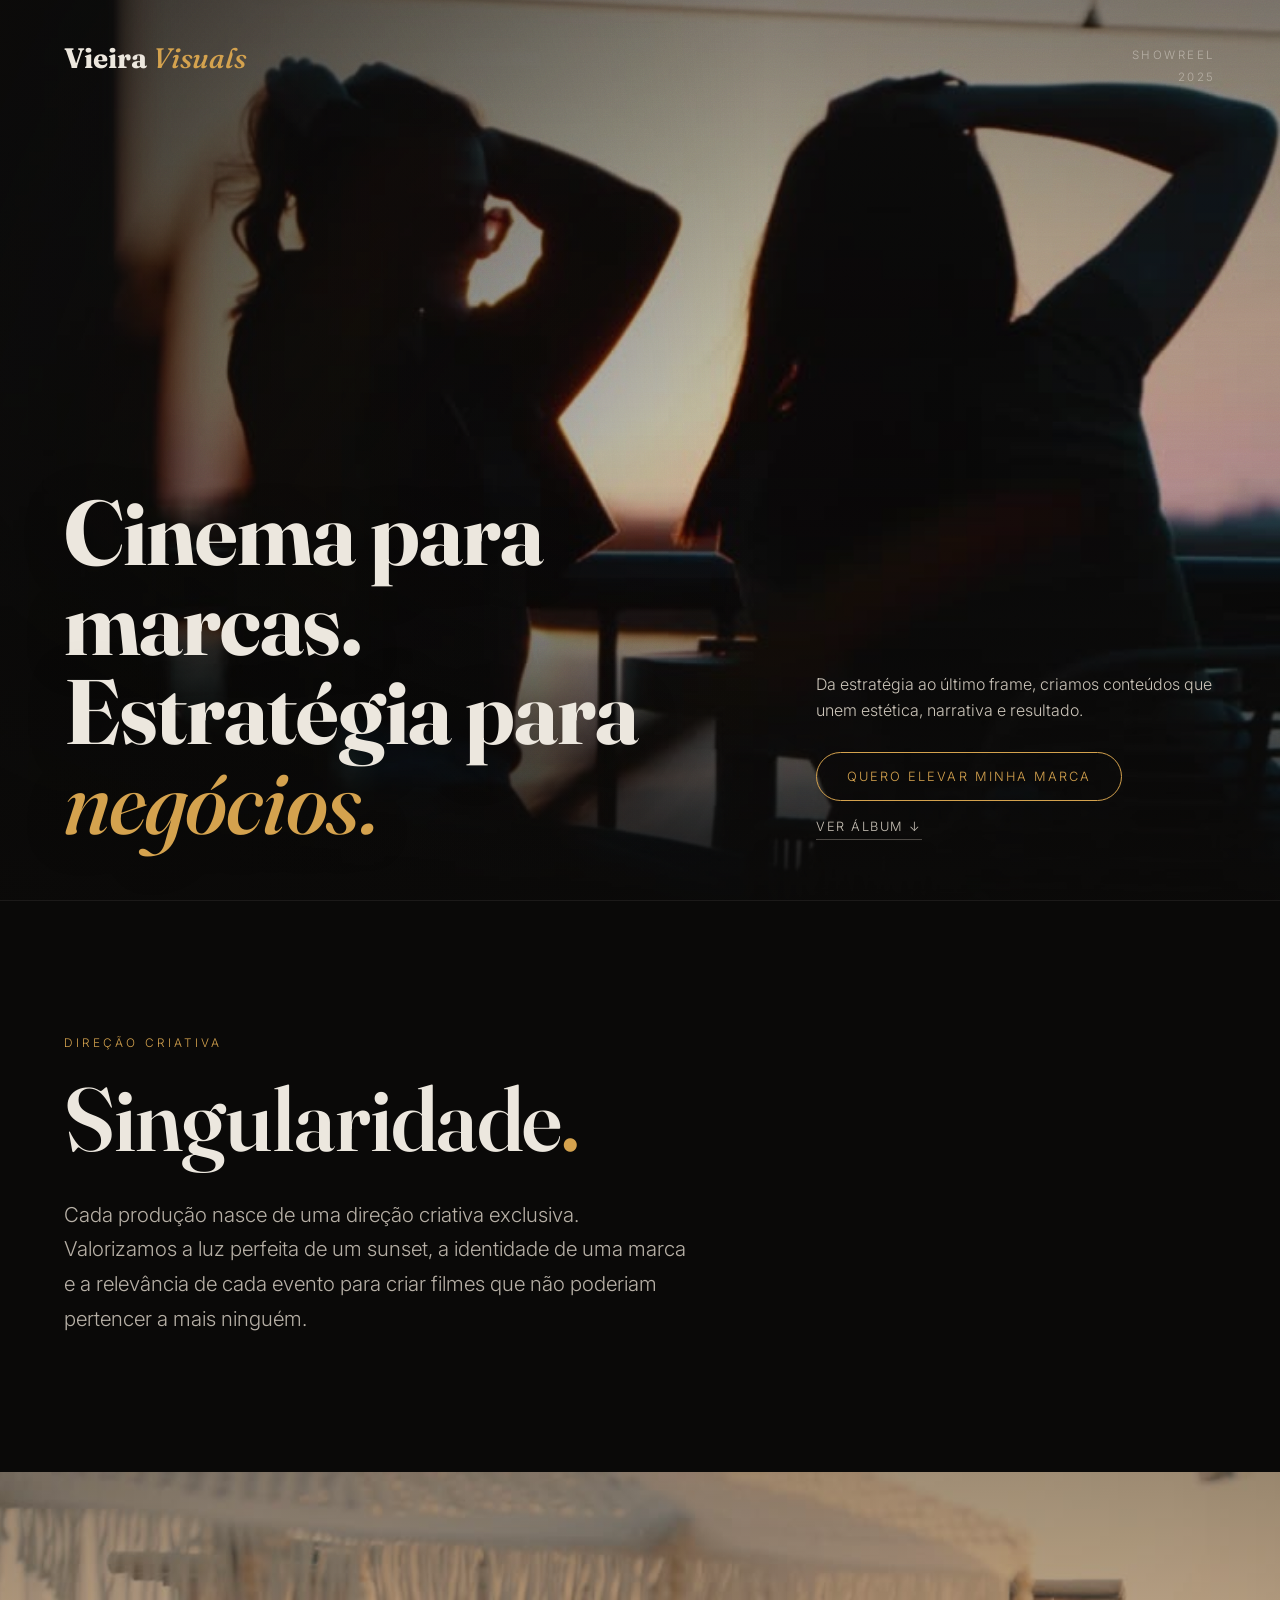
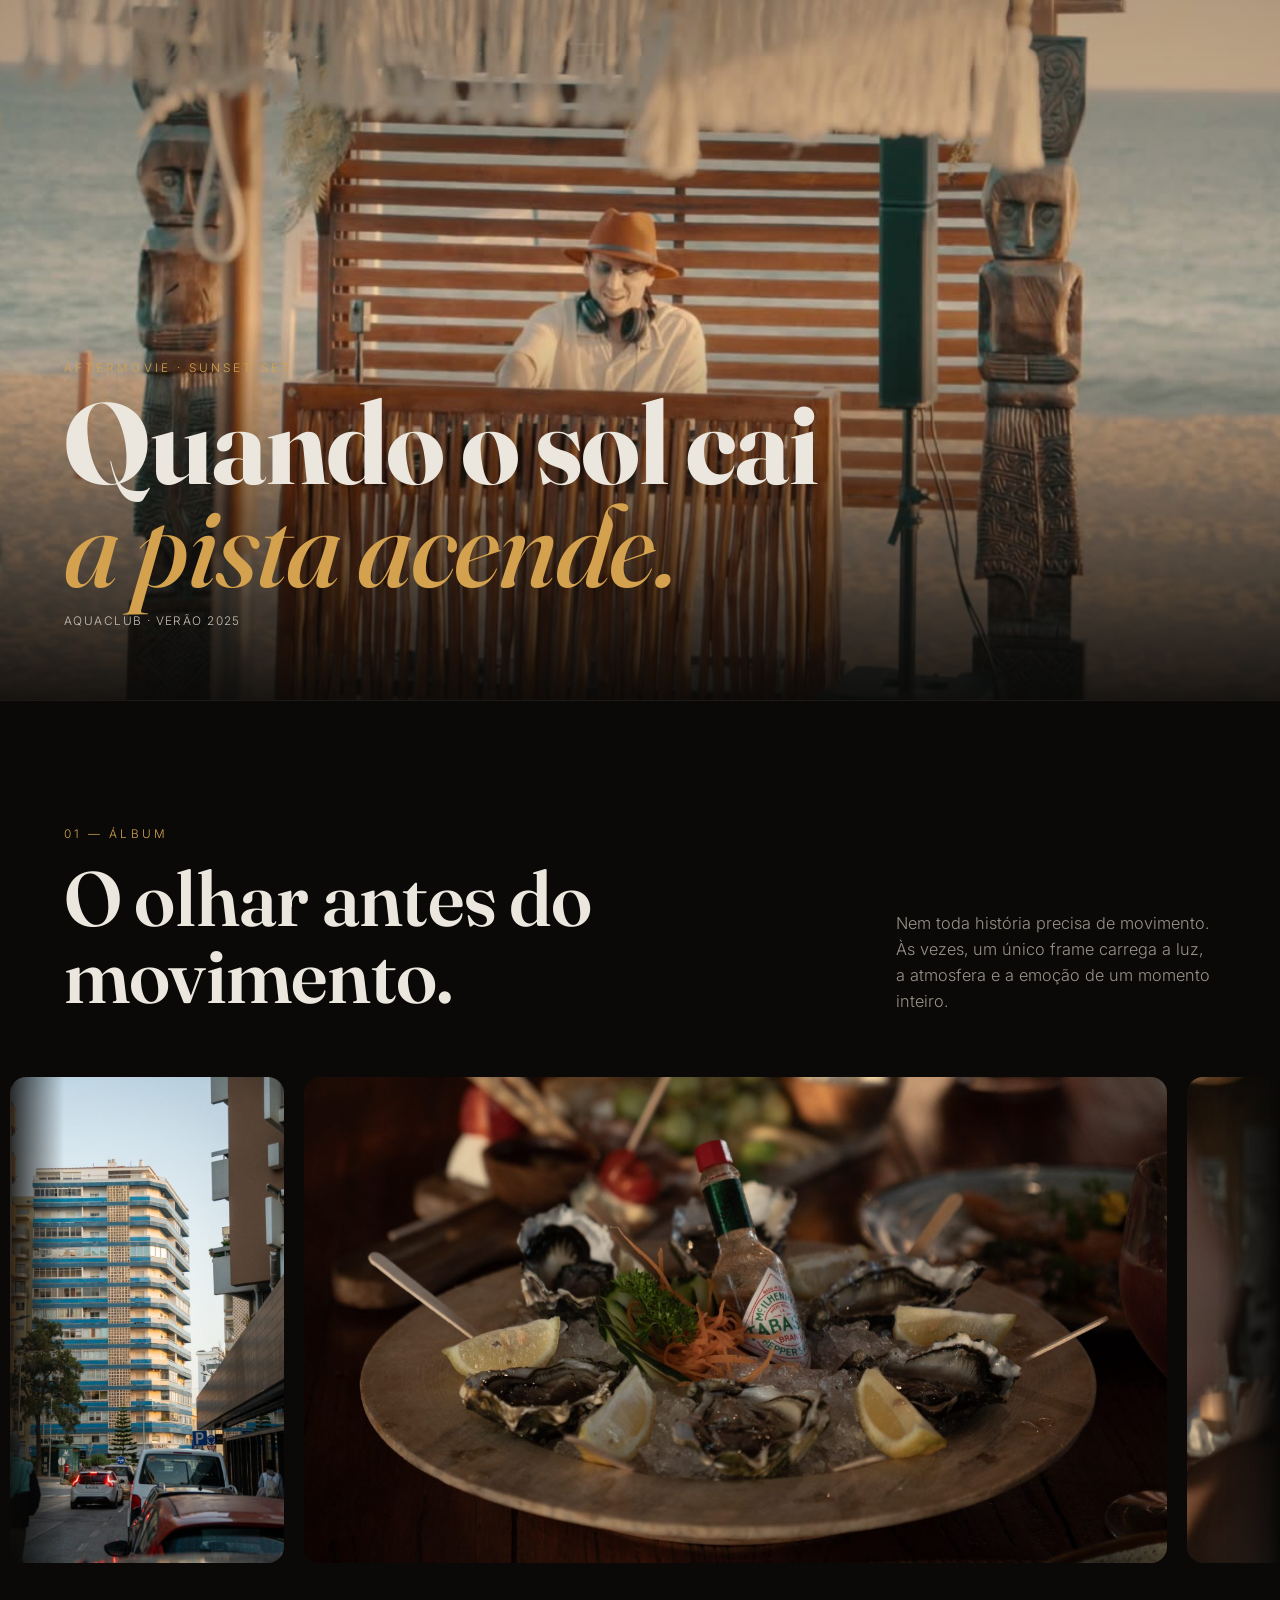
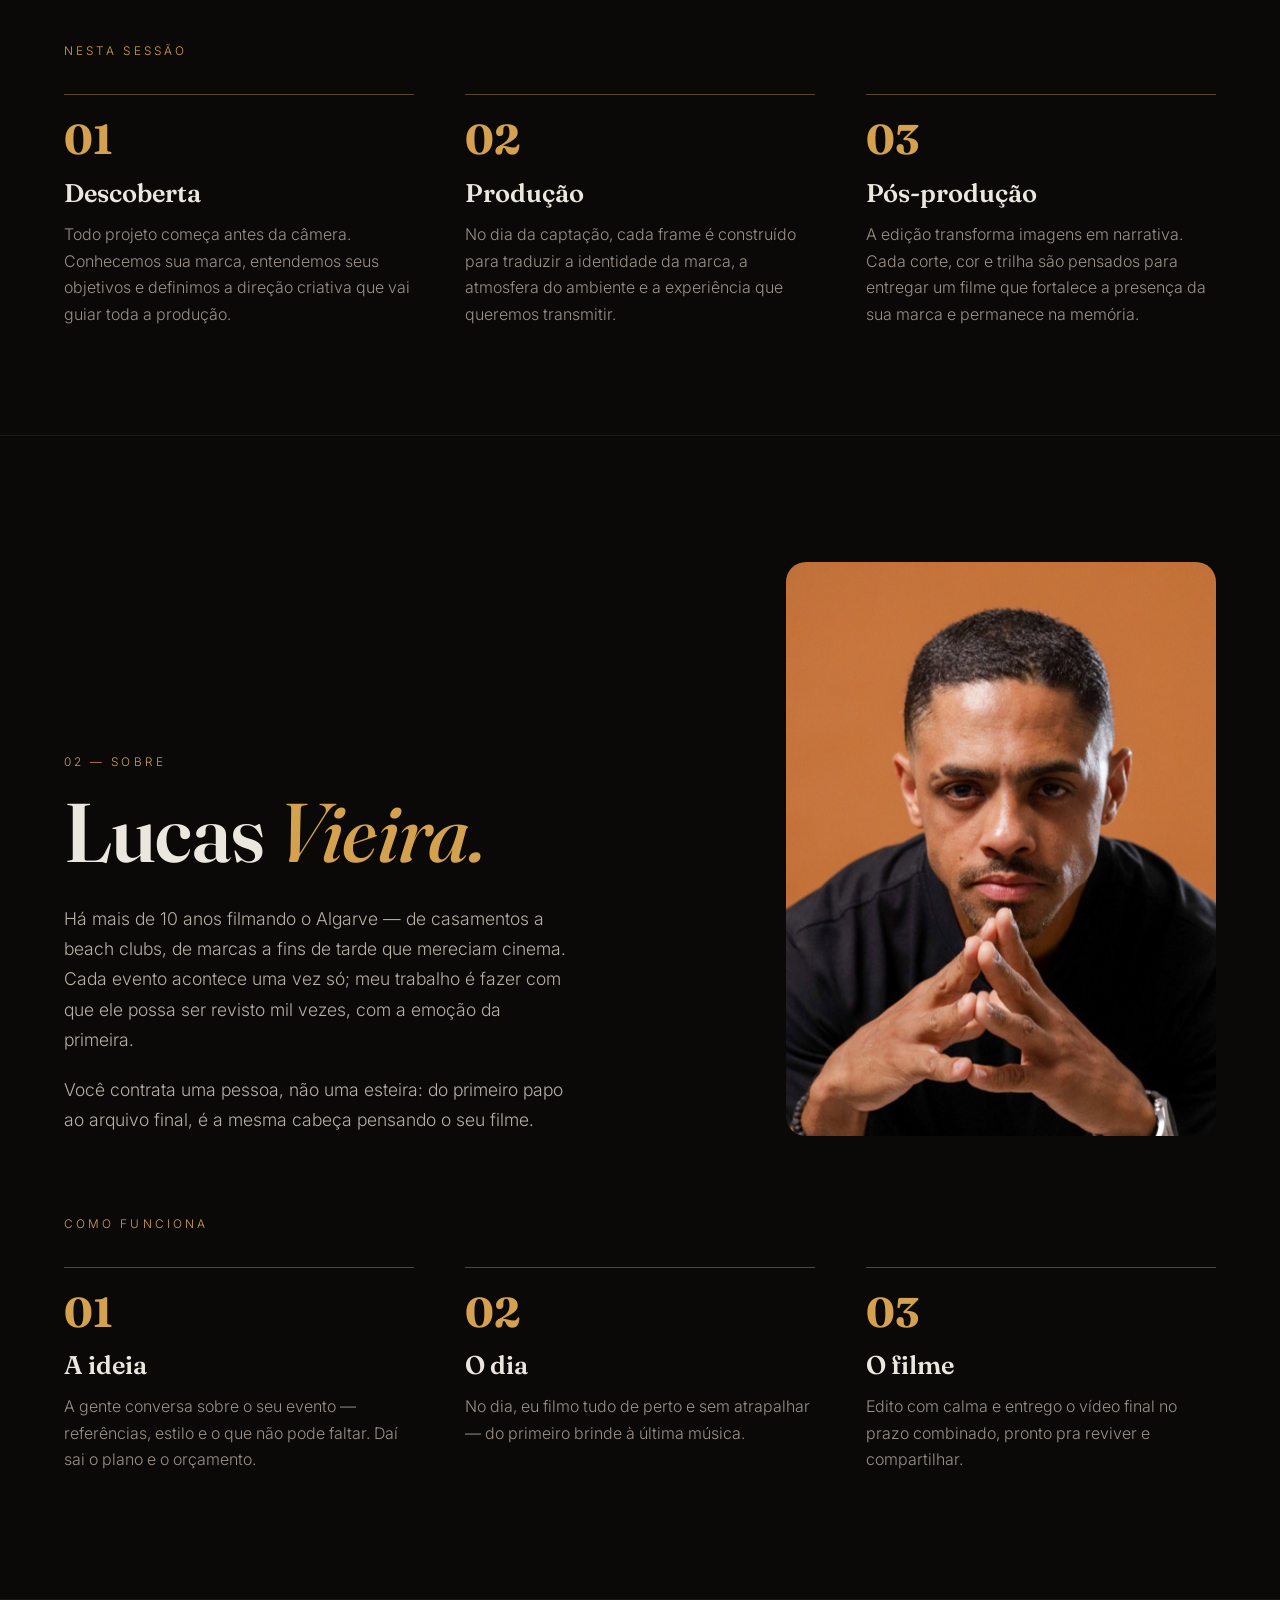
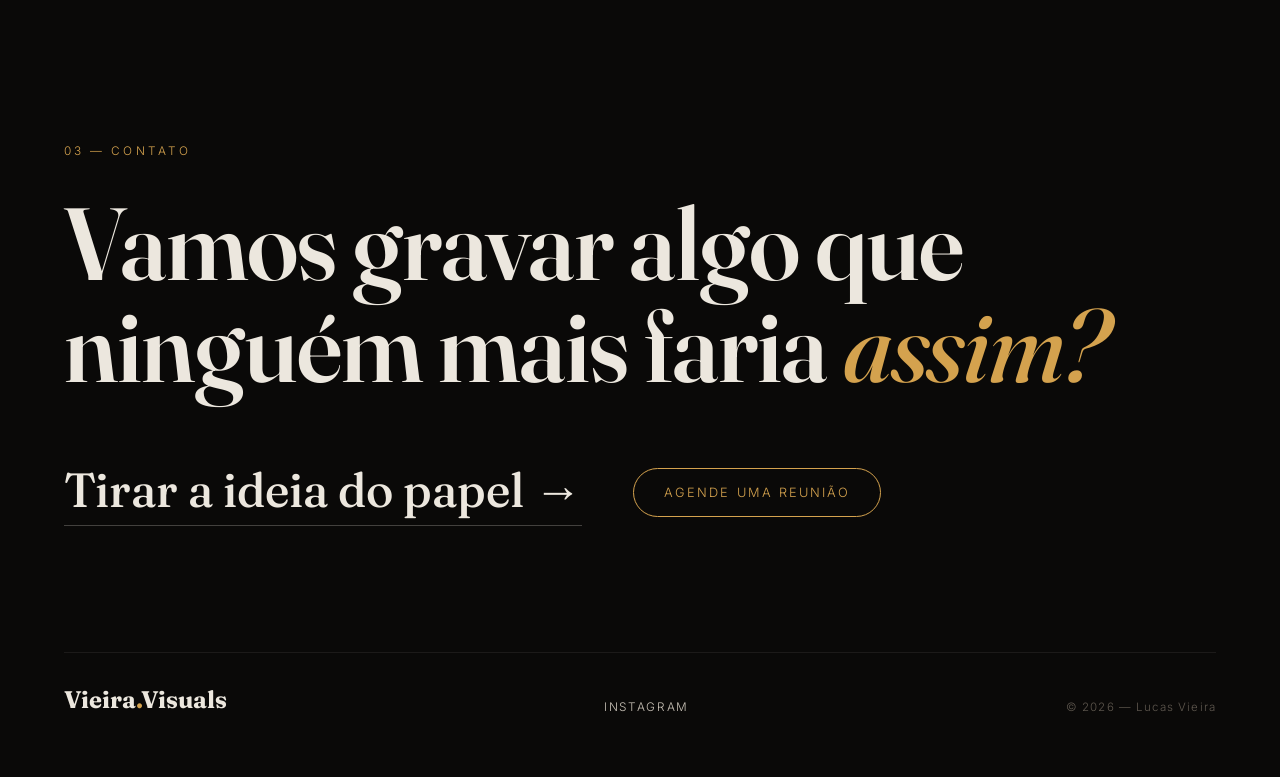
<file: preview-clean/index.html>
<!DOCTYPE html>
<html lang="pt-BR">
<head>
<meta name="robots" content="noindex,nofollow">
<meta charset="utf-8">
<meta name="viewport" content="width=device-width, initial-scale=1">
<title>Vieira.Visuals — Direção Criativa, Vídeo e IA</title>
<meta name="description" content="Videomaker no Algarve há mais de 10 anos. Aftermovies, casamentos, eventos e vídeos de marca com respiro de cinema.">
<link rel="icon" type="image/png" sizes="32x32" href="favicon-32.png">
<link rel="apple-touch-icon" href="apple-touch-icon.png">
<meta property="og:type" content="website">
<meta property="og:url" content="https://x1emportugal.github.io/vieira-visuals/">
<meta property="og:title" content="Vieira.Visuals — Direção Criativa, Vídeo e IA">
<meta property="og:description" content="Videomaker no Algarve há mais de 10 anos. Aftermovies, casamentos, eventos e vídeos de marca com respiro de cinema.">
<meta property="og:image" content="https://x1emportugal.github.io/vieira-visuals/og.jpg">
<meta property="og:image:width" content="1200">
<meta property="og:image:height" content="630">
<meta property="og:locale" content="pt_PT">
<meta name="twitter:card" content="summary_large_image">
<meta name="twitter:title" content="Vieira.Visuals — Direção Criativa, Vídeo e IA">
<meta name="twitter:description" content="Videomaker no Algarve há mais de 10 anos. Aftermovies, casamentos, eventos e vídeos de marca com respiro de cinema.">
<meta name="twitter:image" content="https://x1emportugal.github.io/vieira-visuals/og.jpg">
<link rel="preconnect" href="https://fonts.googleapis.com">
<link rel="preconnect" href="https://fonts.gstatic.com" crossorigin>
<link href="https://fonts.googleapis.com/css2?family=Fraunces:ital,opsz,wght@0,9..144,400;0,9..144,500;0,9..144,600;0,9..144,700;1,9..144,400;1,9..144,500;1,9..144,600&family=Inter:wght@300;400;500;600&display=swap" rel="stylesheet">
<link rel="stylesheet" href="styles.css">
</head>
<body>

<div style="position:relative;width:100%;overflow:hidden;">

<!-- ============ NAV ============ -->
<nav id="nav" style="position:fixed;top:0;left:0;right:0;z-index:60;display:flex;justify-content:space-between;align-items:center;padding:15px clamp(20px,5vw,64px);background:rgba(10,9,8,.72);backdrop-filter:blur(16px);-webkit-backdrop-filter:blur(16px);border-bottom:1px solid rgba(236,231,222,.08);transform:translateY(-105%);opacity:0;transition:transform .6s cubic-bezier(.16,1,.3,1),opacity .5s ease;">
  <a href="#topo" style="font-family:var(--disp);font-weight:700;font-size:1.3rem;letter-spacing:.02em;color:#ece7de;">Vieira<span style="color:var(--gold);">.</span>Visuals</a>
  <div data-nav-links style="display:flex;gap:36px;align-items:center;">
    <a href="#album" style="font-family:var(--sans);font-size:.74rem;letter-spacing:.18em;text-transform:uppercase;color:#c8c1b6;" style-hover="color:var(--gold);">Álbum</a>
    <a href="#sobre" style="font-family:var(--sans);font-size:.74rem;letter-spacing:.18em;text-transform:uppercase;color:#c8c1b6;" style-hover="color:var(--gold);">Sobre</a>
    <a href="#contato" style="font-family:var(--sans);font-size:.74rem;letter-spacing:.18em;text-transform:uppercase;color:#0a0908;background:var(--gold);border-radius:999px;padding:11px 20px;" style-hover="background:var(--gold-bright);">Contato</a>
  </div>
  <button data-hamburger id="navBurger" aria-label="Menu" style="display:none;flex-direction:column;justify-content:center;gap:5px;width:44px;height:44px;border-radius:999px;background:none;border:1px solid rgba(236,231,222,.2);cursor:pointer;">
    <span style="display:block;width:18px;height:1.5px;background:#ece7de;margin:0 auto;"></span>
    <span style="display:block;width:18px;height:1.5px;background:#ece7de;margin:0 auto;"></span>
  </button>
</nav>

<!-- ============ MOBILE MENU ============ -->
<div id="mobileMenu" style="display:none;position:fixed;inset:0;z-index:80;background:#0a0908;flex-direction:column;padding:22px clamp(20px,6vw,48px);animation:riseIn .4s ease both;">
  <div style="display:flex;justify-content:space-between;align-items:center;">
    <span style="font-family:var(--disp);font-weight:700;font-size:1.3rem;color:#ece7de;">Vieira<span style="color:var(--gold);">.</span>Visuals</span>
    <button id="menuClose" aria-label="Fechar" style="width:44px;height:44px;border-radius:999px;background:none;border:1px solid rgba(236,231,222,.2);color:#ece7de;font-size:1.3rem;cursor:pointer;line-height:1;">✕</button>
  </div>
  <div style="flex:1;display:flex;flex-direction:column;justify-content:center;gap:10px;">
    <a href="#album" class="mobile-link" style="font-family:var(--disp);font-weight:600;font-size:clamp(1.6rem,7vw,2.3rem);line-height:1.1;color:#ece7de;">Álbum</a>
    <a href="#sobre" class="mobile-link" style="font-family:var(--disp);font-weight:600;font-size:clamp(1.6rem,7vw,2.3rem);line-height:1.1;color:#ece7de;">Sobre</a>
    <a href="#contato" class="mobile-link" style="font-family:var(--disp);font-weight:600;font-size:clamp(1.6rem,7vw,2.3rem);line-height:1.1;color:var(--gold);">Contato</a>
  </div>
  <a href="https://wa.me/351965014576?text=Ol%C3%A1%20Lucas!%20Vim%20pelo%20site%20e%20queria%20falar%20sobre%20um%20projeto." target="_blank" rel="noopener" class="mobile-link" style="font-family:var(--sans);font-size:.78rem;letter-spacing:.16em;text-transform:uppercase;color:#8f877c;">WhatsApp · +351 965 014 576</a>
</div>

<!-- ============ HERO ============ -->
<section id="topo" style="position:relative;min-height:100svh;display:flex;flex-direction:column;justify-content:space-between;overflow:hidden;padding:0 clamp(20px,5vw,64px);">
  <div id="heroMedia" style="position:absolute;inset:0;z-index:0;will-change:transform;">
    <video autoplay muted loop playsinline preload="auto" poster="assets/videos/posters/hero-lab.jpg" style="width:100%;height:100%;object-fit:cover;display:block;"><source src="assets/videos/hero-lab.mp4" type="video/mp4"></video>
  </div>
  <div style="position:absolute;inset:0;z-index:1;background:linear-gradient(to top,rgba(10,9,8,.94),rgba(10,9,8,.12) 46%,rgba(10,9,8,.5));pointer-events:none;"></div>
  <div style="position:absolute;inset:0;z-index:1;background:linear-gradient(to right,rgba(10,9,8,.7),rgba(10,9,8,0) 60%);pointer-events:none;"></div>
  <div style="position:absolute;inset:0;z-index:2;opacity:.08;mix-blend-mode:overlay;pointer-events:none;background-size:170px;background-image:url(&quot;data:image/svg+xml,%3Csvg xmlns='http://www.w3.org/2000/svg' width='170' height='170'%3E%3Cfilter id='n'%3E%3CfeTurbulence type='fractalNoise' baseFrequency='0.85' numOctaves='2' stitchTiles='stitch'/%3E%3C/filter%3E%3Crect width='100%25' height='100%25' filter='url(%23n)'/%3E%3C/svg%3E&quot;);"></div>

  <div style="position:relative;z-index:3;display:flex;justify-content:space-between;align-items:flex-start;padding-top:clamp(24px,5vh,48px);">
    <div style="font-family:var(--disp);font-weight:700;font-size:clamp(1.3rem,2.2vw,2rem);line-height:.9;white-space:nowrap;">Vieira <span style="color:var(--gold);font-style:italic;font-weight:500;">Visuals</span></div>
    <div style="font-family:var(--sans);font-size:.72rem;letter-spacing:.22em;text-transform:uppercase;color:#b7b0a6;text-align:right;line-height:1.9;">Showreel<br>2025</div>
  </div>

  <div id="heroContent" data-hero-bottom style="position:relative;z-index:3;display:flex;justify-content:space-between;align-items:flex-end;gap:clamp(32px,5vw,72px);flex-wrap:wrap;padding-bottom:clamp(32px,6vh,64px);will-change:transform,opacity;">
    <h1 style="font-family:var(--disp);font-weight:700;line-height:.98;letter-spacing:-.01em;font-size:clamp(1.4rem,7.15vw,6rem);color:#ece7de;flex:1 1 520px;text-shadow:0 2px 40px rgba(0,0,0,.35);">
      <span style="display:block;animation:riseIn .95s cubic-bezier(.16,1,.3,1) .05s both;">Cinema para marcas.</span>
      <span style="display:block;animation:riseIn .95s cubic-bezier(.16,1,.3,1) .2s both;">Estratégia para <span style="font-style:italic;font-weight:500;color:var(--gold);">negócios.</span></span>
    </h1>
    <div style="flex:0 1 400px;max-width:420px;display:flex;flex-direction:column;gap:28px;padding-bottom:6px;animation:riseIn 1s cubic-bezier(.16,1,.3,1) .5s both;">
      <p style="font-family:var(--sans);font-size:clamp(1rem,1.15vw,1.18rem);font-weight:300;line-height:1.66;color:#cbc4b9;">Da estratégia ao último frame, criamos conteúdos que unem estética, narrativa e resultado.</p>
      <div style="display:flex;flex-direction:column;gap:18px;align-items:flex-start;">
        <a href="https://wa.me/351965014576?text=Ol%C3%A1%20Lucas!%20Vim%20pelo%20site%20e%20queria%20falar%20sobre%20um%20projeto." target="_blank" rel="noopener" style="font-family:var(--sans);font-size:.8rem;letter-spacing:.16em;text-transform:uppercase;color:var(--gold);border:1px solid var(--gold);border-radius:999px;padding:16px 30px;transition:background .3s ease,color .3s ease;" style-hover="background:var(--gold);color:#0a0908;">Quero elevar minha marca</a>
        <a href="#album" style="font-family:var(--sans);font-size:.8rem;letter-spacing:.12em;text-transform:uppercase;color:#c8c1b6;border-bottom:1px solid rgba(200,193,182,.35);padding-bottom:5px;" style-hover="color:#ece7de;">Ver álbum <span style="display:inline-block;animation:cueBob 1.6s ease-in-out infinite;">↓</span></a>
      </div>
    </div>
  </div>
</section>

<!-- ============ SINGULARIDADE ============ -->
<section style="position:relative;padding:clamp(90px,15vh,180px) clamp(20px,5vw,64px);border-top:1px solid rgba(236,231,222,.08);">
  <div style="max-width:920px;">
    <div style="font-family:var(--sans);font-size:.74rem;letter-spacing:.26em;text-transform:uppercase;color:var(--gold);margin-bottom:24px;">Direção Criativa</div>
    <h2 style="font-family:var(--disp);font-weight:600;font-size:clamp(2.8rem,7vw,6rem);line-height:1;letter-spacing:-.01em;margin-bottom:34px;">Singularidade<span style="color:var(--gold);">.</span></h2>
    <p style="font-family:var(--sans);font-size:clamp(1.1rem,1.6vw,1.4rem);font-weight:300;line-height:1.7;color:#b7b0a6;max-width:52ch;">Cada produção nasce de uma direção criativa exclusiva. Valorizamos a luz perfeita de um sunset, a identidade de uma marca e a relevância de cada evento para criar filmes que não poderiam pertencer a mais ninguém.</p>
  </div>
</section>

<!-- ============ DJ SET — SHOWCASE FULL-BLEED ============ -->
<section style="position:relative;width:100%;height:92vh;min-height:520px;overflow:hidden;background:#000;">
  <div style="position:absolute;inset:0;overflow:hidden;">
    <video muted loop playsinline preload="none" data-lazy-video poster="assets/videos/posters/dj-showcase.jpg" style="position:absolute;top:50%;left:50%;width:92vh;height:100vw;min-width:92vh;object-fit:cover;transform:translate(-50%,-50%) rotate(90deg);display:block;"><source data-src="assets/videos/dj-showcase.mp4" type="video/mp4"></video>
  </div>
  <div style="position:absolute;inset:0;background:linear-gradient(to top,rgba(10,9,8,.92),rgba(10,9,8,0) 46%,rgba(10,9,8,.35));pointer-events:none;"></div>
  <div style="position:absolute;left:clamp(20px,5vw,64px);bottom:clamp(34px,8vh,72px);right:clamp(20px,5vw,64px);z-index:2;">
    <div style="font-family:var(--sans);font-size:.74rem;letter-spacing:.26em;text-transform:uppercase;color:var(--gold);margin-bottom:16px;">Aftermovie · Sunset Set</div>
    <h2 style="font-family:var(--disp);font-weight:700;font-size:clamp(3.2rem,9vw,8.5rem);line-height:.9;letter-spacing:-.01em;color:#ece7de;">Quando o sol cai<br><span style="font-style:italic;font-weight:500;color:var(--gold);">a pista acende.</span></h2>
    <div style="font-family:var(--sans);font-size:.74rem;letter-spacing:.12em;text-transform:uppercase;color:#c8c1b6;margin-top:16px;">Aquaclub · Verão 2025</div>
  </div>
</section>

<!-- ============ ÁLBUM (REEL ROTATIVO) ============ -->
<section id="album" style="scroll-margin-top:80px;position:relative;padding:clamp(90px,14vh,170px) 0 clamp(80px,12vh,140px);border-top:1px solid rgba(236,231,222,.08);">
  <div style="display:flex;justify-content:space-between;align-items:flex-end;flex-wrap:wrap;gap:24px;margin-bottom:clamp(40px,7vh,72px);padding:0 clamp(20px,5vw,64px);">
    <div>
      <div style="font-family:var(--sans);font-size:.74rem;letter-spacing:.26em;text-transform:uppercase;color:var(--gold);margin-bottom:20px;">01 — Álbum</div>
      <h2 style="font-family:var(--disp);font-weight:600;font-size:clamp(2.6rem,6vw,5.4rem);line-height:1;letter-spacing:-.01em;max-width:16ch;">O olhar antes do movimento.</h2>
    </div>
    <p style="font-family:var(--sans);font-size:1.02rem;font-weight:300;line-height:1.6;color:#9a9289;max-width:32ch;">Nem toda história precisa de movimento. Às vezes, um único frame carrega a luz, a atmosfera e a emoção de um momento inteiro.</p>
  </div>

  <div id="reelWrap" style="width:100%;overflow:hidden;-webkit-mask-image:linear-gradient(to right,transparent,#000 5%,#000 95%,transparent);mask-image:linear-gradient(to right,transparent,#000 5%,#000 95%,transparent);">
    <div id="reel" style="display:flex;gap:20px;width:max-content;padding:0 10px;animation:reel 45s linear infinite;will-change:transform;">
      <img src="assets/photos/ph01.jpg" alt="" loading="lazy" decoding="async" style="height:clamp(280px,54vh,600px);width:auto;border-radius:16px;object-fit:cover;flex:none;">
      <img src="assets/photos/ph07.jpg" alt="" loading="lazy" decoding="async" style="height:clamp(280px,54vh,600px);width:auto;border-radius:16px;object-fit:cover;flex:none;">
      <img src="assets/photos/ph09.jpg" alt="" loading="lazy" decoding="async" style="height:clamp(280px,54vh,600px);width:auto;border-radius:16px;object-fit:cover;flex:none;">
      <img src="assets/photos/ph05.jpg" alt="" loading="lazy" decoding="async" style="height:clamp(280px,54vh,600px);width:auto;border-radius:16px;object-fit:cover;flex:none;">
      <img src="assets/photos/ph04.jpg" alt="" loading="lazy" decoding="async" style="height:clamp(280px,54vh,600px);width:auto;border-radius:16px;object-fit:cover;flex:none;">
      <img src="assets/photos/ph06.jpg" alt="" loading="lazy" decoding="async" style="height:clamp(280px,54vh,600px);width:auto;border-radius:16px;object-fit:cover;flex:none;">
      <img src="assets/photos/ph08.jpg" alt="" loading="lazy" decoding="async" style="height:clamp(280px,54vh,600px);width:auto;border-radius:16px;object-fit:cover;flex:none;">
      <img src="assets/photos/ph01.jpg" alt="" loading="lazy" decoding="async" style="height:clamp(280px,54vh,600px);width:auto;border-radius:16px;object-fit:cover;flex:none;">
      <img src="assets/photos/ph07.jpg" alt="" loading="lazy" decoding="async" style="height:clamp(280px,54vh,600px);width:auto;border-radius:16px;object-fit:cover;flex:none;">
      <img src="assets/photos/ph09.jpg" alt="" loading="lazy" decoding="async" style="height:clamp(280px,54vh,600px);width:auto;border-radius:16px;object-fit:cover;flex:none;">
      <img src="assets/photos/ph05.jpg" alt="" loading="lazy" decoding="async" style="height:clamp(280px,54vh,600px);width:auto;border-radius:16px;object-fit:cover;flex:none;">
      <img src="assets/photos/ph04.jpg" alt="" loading="lazy" decoding="async" style="height:clamp(280px,54vh,600px);width:auto;border-radius:16px;object-fit:cover;flex:none;">
      <img src="assets/photos/ph06.jpg" alt="" loading="lazy" decoding="async" style="height:clamp(280px,54vh,600px);width:auto;border-radius:16px;object-fit:cover;flex:none;">
      <img src="assets/photos/ph08.jpg" alt="" loading="lazy" decoding="async" style="height:clamp(280px,54vh,600px);width:auto;border-radius:16px;object-fit:cover;flex:none;">
    </div>
  </div>

  <div style="padding:clamp(56px,9vh,110px) clamp(20px,5vw,64px) 0;">
    <div style="font-family:var(--sans);font-size:.74rem;letter-spacing:.26em;text-transform:uppercase;color:var(--gold);margin-bottom:clamp(28px,4vh,44px);">Nesta sessão</div>
    <div data-diffs style="display:grid;grid-template-columns:repeat(3,1fr);gap:clamp(28px,4vw,56px);">
      <div style="border-top:1px solid rgba(212,162,78,.4);padding-top:24px;">
        <div style="font-family:var(--disp);font-weight:700;font-size:2.6rem;color:var(--gold);line-height:1;margin-bottom:16px;">01</div>
        <h3 style="font-family:var(--disp);font-weight:600;font-size:1.6rem;margin-bottom:12px;">Descoberta</h3>
        <p style="font-family:var(--sans);font-size:1rem;font-weight:300;line-height:1.66;color:#9a9289;">Todo projeto começa antes da câmera. Conhecemos sua marca, entendemos seus objetivos e definimos a direção criativa que vai guiar toda a produção.</p>
      </div>
      <div style="border-top:1px solid rgba(212,162,78,.4);padding-top:24px;">
        <div style="font-family:var(--disp);font-weight:700;font-size:2.6rem;color:var(--gold);line-height:1;margin-bottom:16px;">02</div>
        <h3 style="font-family:var(--disp);font-weight:600;font-size:1.6rem;margin-bottom:12px;">Produção</h3>
        <p style="font-family:var(--sans);font-size:1rem;font-weight:300;line-height:1.66;color:#9a9289;">No dia da captação, cada frame é construído para traduzir a identidade da marca, a atmosfera do ambiente e a experiência que queremos transmitir.</p>
      </div>
      <div style="border-top:1px solid rgba(212,162,78,.4);padding-top:24px;">
        <div style="font-family:var(--disp);font-weight:700;font-size:2.6rem;color:var(--gold);line-height:1;margin-bottom:16px;">03</div>
        <h3 style="font-family:var(--disp);font-weight:600;font-size:1.6rem;margin-bottom:12px;">Pós-produção</h3>
        <p style="font-family:var(--sans);font-size:1rem;font-weight:300;line-height:1.66;color:#9a9289;">A edição transforma imagens em narrativa. Cada corte, cor e trilha são pensados para entregar um filme que fortalece a presença da sua marca e permanece na memória.</p>
      </div>
    </div>
  </div>
</section>

<!-- ============ SOBRE ============ -->
<section id="sobre" style="scroll-margin-top:80px;position:relative;padding:clamp(90px,14vh,170px) clamp(20px,5vw,64px);border-top:1px solid rgba(236,231,222,.08);">
  <div data-about-grid style="display:grid;grid-template-columns:1.35fr 0.9fr;gap:clamp(40px,6vw,90px);align-items:end;">
    <div>
      <div style="font-family:var(--sans);font-size:.74rem;letter-spacing:.26em;text-transform:uppercase;color:var(--gold);margin-bottom:22px;">02 — Sobre</div>
      <h2 style="font-family:var(--disp);font-weight:600;font-size:clamp(2.6rem,6.5vw,6rem);line-height:1;letter-spacing:-.01em;max-width:15ch;">Lucas <span style="font-style:italic;font-weight:500;color:var(--gold);">Vieira.</span></h2>
      <p style="font-family:var(--sans);font-size:1.1rem;font-weight:300;line-height:1.72;color:#b7b0a6;max-width:46ch;margin-top:30px;">Há mais de 10 anos filmando o Algarve — de casamentos a beach clubs, de marcas a fins de tarde que mereciam cinema. Cada evento acontece uma vez só; meu trabalho é fazer com que ele possa ser revisto mil vezes, com a emoção da primeira.</p>
      <p style="font-family:var(--sans);font-size:1.1rem;font-weight:300;line-height:1.72;color:#b7b0a6;max-width:46ch;margin-top:20px;">Você contrata uma pessoa, não uma esteira: do primeiro papo ao arquivo final, é a mesma cabeça pensando o seu filme.</p>
    </div>
    <div>
      <div style="position:relative;width:100%;aspect-ratio:3/4;overflow:hidden;border-radius:20px;background:#131110;">
        <img src="assets/photos/lucas.jpg" alt="Lucas Vieira" loading="lazy" decoding="async" onerror="this.onerror=null;this.src='assets/photos/ph08.jpg';" style="width:100%;height:100%;object-fit:cover;display:block;">
      </div>
    </div>
  </div>

  <div style="font-family:var(--sans);font-size:.74rem;letter-spacing:.26em;text-transform:uppercase;color:var(--gold);margin-top:clamp(56px,9vh,110px);margin-bottom:clamp(28px,4vh,44px);">Como funciona</div>
  <div data-diffs style="display:grid;grid-template-columns:repeat(3,1fr);gap:clamp(28px,4vw,56px);">
    <div style="border-top:1px solid rgba(212,162,78,.4);padding-top:24px;">
      <div style="font-family:var(--disp);font-weight:700;font-size:2.6rem;color:var(--gold);line-height:1;margin-bottom:16px;">01</div>
      <h3 style="font-family:var(--disp);font-weight:600;font-size:1.6rem;margin-bottom:12px;">A ideia</h3>
      <p style="font-family:var(--sans);font-size:1rem;font-weight:300;line-height:1.66;color:#9a9289;">A gente conversa sobre o seu evento — referências, estilo e o que não pode faltar. Daí sai o plano e o orçamento.</p>
    </div>
    <div style="border-top:1px solid rgba(212,162,78,.4);padding-top:24px;">
      <div style="font-family:var(--disp);font-weight:700;font-size:2.6rem;color:var(--gold);line-height:1;margin-bottom:16px;">02</div>
      <h3 style="font-family:var(--disp);font-weight:600;font-size:1.6rem;margin-bottom:12px;">O dia</h3>
      <p style="font-family:var(--sans);font-size:1rem;font-weight:300;line-height:1.66;color:#9a9289;">No dia, eu filmo tudo de perto e sem atrapalhar — do primeiro brinde à última música.</p>
    </div>
    <div style="border-top:1px solid rgba(212,162,78,.4);padding-top:24px;">
      <div style="font-family:var(--disp);font-weight:700;font-size:2.6rem;color:var(--gold);line-height:1;margin-bottom:16px;">03</div>
      <h3 style="font-family:var(--disp);font-weight:600;font-size:1.6rem;margin-bottom:12px;">O filme</h3>
      <p style="font-family:var(--sans);font-size:1rem;font-weight:300;line-height:1.66;color:#9a9289;">Edito com calma e entrego o vídeo final no prazo combinado, pronto pra reviver e compartilhar.</p>
    </div>
  </div>
</section>

<!-- ============ CONTATO ============ -->
<section id="contato" style="scroll-margin-top:80px;position:relative;padding:clamp(100px,16vh,200px) clamp(20px,5vw,64px) clamp(48px,7vh,80px);border-top:1px solid rgba(236,231,222,.08);">
  <div style="font-family:var(--sans);font-size:.74rem;letter-spacing:.26em;text-transform:uppercase;color:var(--gold);margin-bottom:34px;">03 — Contato</div>
  <h2 style="font-family:var(--disp);font-weight:600;font-size:clamp(2.6rem,8vw,8rem);line-height:1;letter-spacing:-.01em;max-width:18ch;margin-bottom:clamp(40px,7vh,72px);">Vamos gravar algo que ninguém mais faria <span style="font-style:italic;font-weight:500;color:var(--gold);">assim?</span></h2>
  <div style="display:flex;flex-wrap:wrap;align-items:center;gap:clamp(24px,4vw,56px);">
    <a href="https://wa.me/351965014576?text=Ol%C3%A1%20Lucas!%20Vim%20pelo%20site%20e%20queria%20falar%20sobre%20um%20projeto." target="_blank" rel="noopener" style="font-family:var(--disp);font-weight:500;font-size:clamp(1.6rem,4vw,3rem);color:#ece7de;border-bottom:1px solid rgba(236,231,222,.25);padding-bottom:6px;" style-hover="color:var(--gold);border-color:var(--gold);">Tirar a ideia do papel →</a>
    <a href="https://wa.me/351965014576?text=Ol%C3%A1%20Lucas!%20Queria%20agendar%20uma%20reuni%C3%A3o." target="_blank" rel="noopener" style="font-family:var(--sans);font-size:.8rem;letter-spacing:.16em;text-transform:uppercase;color:var(--gold);border:1px solid var(--gold);border-radius:999px;padding:16px 30px;transition:background .3s ease,color .3s ease;" style-hover="background:var(--gold);color:#0a0908;">Agende uma reunião</a>
  </div>

  <div style="display:flex;justify-content:space-between;align-items:flex-end;flex-wrap:wrap;gap:24px;margin-top:clamp(80px,14vh,160px);border-top:1px solid rgba(236,231,222,.08);padding-top:32px;">
    <div style="font-family:var(--disp);font-weight:700;font-size:1.5rem;">Vieira<span style="color:var(--gold);">.</span>Visuals</div>
    <div style="display:flex;gap:28px;font-family:var(--sans);font-size:.74rem;letter-spacing:.14em;text-transform:uppercase;">
      <a href="https://www.instagram.com/vieiravisuals7/" target="_blank" rel="noopener" style="color:#c8c1b6;" style-hover="color:var(--gold);">Instagram</a>
    </div>
    <div style="font-family:var(--sans);font-size:.72rem;letter-spacing:.1em;color:#5f584f;">© 2026 — Lucas Vieira</div>
  </div>
</section>

</div>

<script src="script.js"></script>
</body>
</html>
</file>
<file: styles.css>
/* ==========================================================
   Vieira Visuals · identidade Brandingift 2026
   Mobile-first. Cores e tipografia do manual de marca:
   Mogno Escuro #4C1600 · Linho Verde #E5E8D3 · Âmbar #FFB116
   Oliva #836C36 · Chocolate #563718 · Manrope (corporativa)
   ========================================================== */
*,*::before,*::after{box-sizing:border-box;}
html{scroll-behavior:smooth;-webkit-text-size-adjust:100%;}
:root{
  --mogno:#4C1600;
  --choc:#563718;
  --oliva:#836C36;
  --ambar:#FFB116;
  --linho:#E5E8D3;
  --bg:#0c0603;
  --bg-2:#140a05;
  --line:rgba(229,232,211,.14);
  --text:#E5E8D3;
  --text-2:rgba(229,232,211,.72);
  --text-3:rgba(229,232,211,.5);
  --font:'Manrope',system-ui,-apple-system,'Segoe UI',sans-serif;
  --gutter:20px;
  --nav-h:68px;
  --r:14px;
  --notch:22px;
  --ease:cubic-bezier(.16,1,.3,1);
}
body{margin:0;background:var(--bg);color:var(--text);font-family:var(--font);font-size:16px;line-height:1.6;-webkit-font-smoothing:antialiased;overflow-x:hidden;}
a{color:inherit;text-decoration:none;}
h1,h2,h3,p,figure,dl,dd,ol,ul{margin:0;}
ol,ul{padding:0;list-style:none;}
img,video,svg{display:block;max-width:100%;}
button{font:inherit;color:inherit;background:none;border:0;padding:0;cursor:pointer;}
::selection{background:var(--ambar);color:var(--mogno);}
:focus-visible{outline:2px solid var(--ambar);outline-offset:3px;border-radius:6px;}

.wrap{width:100%;max-width:1280px;margin:0 auto;padding:0 var(--gutter);}
.skip{position:absolute;left:12px;top:-60px;z-index:200;background:var(--ambar);color:var(--mogno);padding:10px 16px;border-radius:10px;font-weight:700;}
.skip:focus{top:12px;}

/* rótulos no estilo do manual: minúsculas e bem espaçados */
.label{font-size:12px;font-weight:600;letter-spacing:.32em;text-transform:none;color:var(--oliva);margin-bottom:18px;}
.label--amber{color:var(--ambar);}

h2{font-size:clamp(2.1rem,8.5vw,4.4rem);line-height:1.02;font-weight:700;letter-spacing:-.015em;text-transform:none;text-wrap:balance;}
h2 em,h1 em{font-style:normal;color:var(--ambar);}

/* ---------- botões ---------- */
.btn{display:inline-flex;align-items:center;justify-content:center;gap:10px;min-height:52px;padding:0 24px;border-radius:999px;font-size:15px;font-weight:700;letter-spacing:.01em;transition:transform .25s var(--ease),background .25s,color .25s,border-color .25s;white-space:nowrap;}
.btn:active{transform:scale(.97);}
.btn--amber{background:var(--ambar);color:var(--mogno);}
.btn--amber:hover{background:#ffc247;}
.btn--ghost{border:1.5px solid rgba(229,232,211,.5);color:var(--linho);}
.btn--ghost:hover{border-color:var(--linho);background:rgba(229,232,211,.08);}
.btn--sm{min-height:42px;padding:0 18px;font-size:14px;}

/* ---------- cabeçalho ---------- */
.nav{position:fixed;inset:0 0 auto 0;z-index:60;height:var(--nav-h);display:flex;align-items:center;justify-content:space-between;padding:0 var(--gutter);transition:background .35s,border-color .35s,backdrop-filter .35s;border-bottom:1px solid transparent;}
.nav.is-solid{background:rgba(12,6,3,.82);-webkit-backdrop-filter:blur(14px);backdrop-filter:blur(14px);border-bottom-color:var(--line);}
.nav__logo{display:block;line-height:0;}
.nav__logo img{height:42px;width:auto;}
.nav__links{display:none;}
.nav__right{display:flex;align-items:center;gap:10px;}
.nav__cta{display:none;}
.lang{height:42px;min-width:42px;padding:0 12px;border-radius:999px;border:1px solid var(--line);font-size:12px;font-weight:700;letter-spacing:.12em;}
.lang:hover{border-color:rgba(229,232,211,.4);}
.nav__burger{width:42px;height:42px;border-radius:50%;border:1px solid var(--line);display:flex;flex-direction:column;align-items:center;justify-content:center;gap:5px;}
.nav__burger span{width:16px;height:1.5px;background:var(--linho);transition:transform .3s var(--ease);}
.nav__burger[aria-expanded="true"] span:first-child{transform:translateY(3.25px) rotate(45deg);}
.nav__burger[aria-expanded="true"] span:last-child{transform:translateY(-3.25px) rotate(-45deg);}

.menu{position:fixed;inset:0;z-index:55;background:var(--mogno);display:flex;flex-direction:column;justify-content:space-between;padding:calc(var(--nav-h) + 40px) var(--gutter) calc(32px + env(safe-area-inset-bottom));opacity:0;visibility:hidden;transition:opacity .35s,visibility .35s;}
.menu.is-open{opacity:1;visibility:visible;transition:opacity .35s,visibility 0s;}
.menu__links{display:flex;flex-direction:column;gap:6px;}
.menu__links a{font-size:clamp(2.4rem,11vw,3.4rem);font-weight:700;line-height:1.15;text-transform:none;letter-spacing:-.01em;}
.menu__foot{display:flex;align-items:flex-end;justify-content:space-between;gap:16px;}
.menu__sign{width:132px;height:auto;opacity:.7;}

/* ---------- hero ---------- */
.hero{position:relative;min-height:100svh;display:flex;align-items:flex-end;overflow:hidden;isolation:isolate;padding:calc(var(--nav-h) + 24px) 0 calc(76px + env(safe-area-inset-bottom));}
.hero__media{position:absolute;inset:0;z-index:-2;background:var(--bg-2);}
.hero__poster,.hero__video{position:absolute;inset:0;width:100%;height:100%;object-fit:cover;}
.hero__video{opacity:1;}
.hero__video.is-playing{opacity:1;}
.hero__shade{position:absolute;inset:0;z-index:-1;background:
  linear-gradient(180deg,rgba(12,6,3,.62) 0%,rgba(12,6,3,.1) 26%,rgba(12,6,3,.3) 52%,rgba(12,6,3,.95) 100%),
  linear-gradient(90deg,rgba(76,22,0,.62) 0%,rgba(76,22,0,.12) 72%),
  linear-gradient(rgba(12,6,3,.24),rgba(12,6,3,.24));}
/* enquadramento de câmara (semântica da marca) */
.viewfinder{position:absolute;inset:calc(var(--nav-h) + 6px) 14px 14px;pointer-events:none;}
.viewfinder i{position:absolute;width:22px;height:22px;border:0 solid rgba(229,232,211,.55);}
.viewfinder i:nth-child(1){top:0;left:0;border-top-width:2px;border-left-width:2px;}
.viewfinder i:nth-child(2){top:0;right:0;border-top-width:2px;border-right-width:2px;}
.viewfinder i:nth-child(3){bottom:0;left:0;border-bottom-width:2px;border-left-width:2px;}
.viewfinder i:nth-child(4){bottom:0;right:0;border-bottom-width:2px;border-right-width:2px;}
.hero__inner{position:relative;width:100%;max-width:1280px;margin:0 auto;padding:0 calc(var(--gutter) + 8px);}
.hero__title{position:relative;display:inline-block;margin-top:.62em;font-size:clamp(2rem,8.6vw,5rem);line-height:1.04;font-weight:700;letter-spacing:.005em;text-transform:uppercase;text-wrap:balance;}
/* bandeiras do "hand framing", geometria exata do SVG da marca */
.flag{position:absolute;width:.4em;height:.4em;background:var(--linho);}
.flag--tl{top:-.52em;left:-.08em;clip-path:polygon(48.39% 100%,20.16% 100%,0 0,79.84% 0,100% 48.39%,48.39% 48.39%);}
.flag--br{bottom:-.5em;right:-.06em;clip-path:polygon(100% 100%,0 79.84%,0 51.61%,51.61% 51.61%,51.61% 0,100% 20.16%);}
.hero .label{margin-bottom:0;}
.hero__sub{max-width:34ch;margin-top:34px;font-size:clamp(1.02rem,3.8vw,1.3rem);line-height:1.55;color:var(--text-2);}
.hero__ctas{display:flex;flex-wrap:wrap;gap:12px;margin-top:30px;}
.hero__ctas .btn{flex:1 1 220px;}
.hero__cue{position:absolute;right:calc(var(--gutter) + 14px);bottom:calc(30px + env(safe-area-inset-bottom));display:none;align-items:center;gap:12px;font-size:11px;letter-spacing:.3em;text-transform:none;color:var(--text-2);}
.hero__cue i{width:1px;height:38px;background:linear-gradient(var(--linho),transparent);animation:cue 2s ease-in-out infinite;}
@keyframes cue{0%,100%{transform:translateY(-4px);opacity:.4;}50%{transform:translateY(4px);opacity:1;}}

/* ---------- manifesto (linho) ---------- */
.manifesto{background:var(--linho);color:var(--mogno);padding:84px 0 76px;}
.manifesto .label{color:var(--oliva);}
.manifesto__lead{max-width:46ch;font-size:clamp(1.05rem,3.6vw,1.3rem);line-height:1.6;color:var(--choc);}
.manifesto__big{margin-top:44px;font-size:clamp(2.2rem,9.5vw,5.4rem);line-height:1.02;color:var(--mogno);}
.manifesto__big em{color:var(--oliva);}
.manifesto__foot{display:flex;flex-wrap:wrap;align-items:flex-end;justify-content:space-between;gap:28px;margin-top:56px;padding-top:28px;border-top:1px solid rgba(76,22,0,.18);}
.keywords{display:flex;flex-wrap:wrap;gap:12px 26px;}
.keywords li{display:flex;align-items:center;gap:10px;font-size:13px;font-weight:600;letter-spacing:.24em;text-transform:none;color:var(--choc);}
.shape{width:12px;height:12px;background:var(--oliva);flex:none;}
.shape--circle{border-radius:50%;}
.shape--diamond{width:10px;height:10px;transform:rotate(45deg);}
.manifesto__sign{width:min(420px,78vw);height:auto;margin:0 -6% -92px auto;}

/* ---------- cabeçalhos de secção ---------- */
.head{display:flex;flex-wrap:wrap;align-items:flex-end;justify-content:space-between;gap:16px 40px;margin-bottom:34px;}
.head__sub{max-width:34ch;color:var(--text-2);}

/* ---------- trabalhos ---------- */
.works{padding:88px 0 96px;}
.filters{display:flex;gap:8px;overflow-x:auto;scrollbar-width:none;margin:0 calc(-1 * var(--gutter)) 26px;padding:2px var(--gutter);}
.filters::-webkit-scrollbar{display:none;}
.chip{flex:none;min-height:40px;padding:0 18px;border-radius:999px;border:1px solid var(--line);font-size:13px;font-weight:600;letter-spacing:.08em;text-transform:none;color:var(--text-2);transition:background .25s,color .25s,border-color .25s;}
.chip:hover{border-color:rgba(229,232,211,.4);color:var(--linho);}
.chip.is-on{background:var(--linho);border-color:var(--linho);color:var(--mogno);}
/* telemóvel: horizontais em largura total, verticais aos pares */
.grid{display:grid;grid-template-columns:repeat(2,minmax(0,1fr));gap:10px;grid-auto-flow:dense;}
.work[data-o="h"]{grid-column:1 / -1;}
.work.is-hidden{display:none;}
.work__btn{position:relative;display:block;width:100%;text-align:left;border-radius:var(--r);overflow:hidden;background:var(--bg-2);
  clip-path:polygon(0 0,calc(100% - var(--notch)) 0,100% var(--notch),100% 100%,0 100%);}
.work[data-o="h"] .work__btn{aspect-ratio:16/9;}
.work[data-o="v"] .work__btn{aspect-ratio:9/16;}
.work__btn img,.work__btn video{position:absolute;inset:0;width:100%;height:100%;object-fit:cover;transition:transform .9s var(--ease),opacity .5s;}
.work__btn video{opacity:0;}
.work__btn.is-playing video{opacity:1;}
.work__btn::after{content:'';position:absolute;inset:0;background:linear-gradient(180deg,rgba(12,6,3,0) 45%,rgba(12,6,3,.82) 100%);pointer-events:none;}
.work__meta{position:absolute;left:12px;right:12px;bottom:11px;z-index:2;display:flex;flex-direction:column;gap:2px;}
.work__tag{font-size:10px;font-weight:700;letter-spacing:.24em;text-transform:none;color:var(--ambar);}
.work__title{font-size:13px;font-weight:700;line-height:1.3;color:var(--linho);}
.work__btn::before{content:'';position:absolute;z-index:2;top:12px;left:12px;width:30px;height:30px;border-radius:50%;
  background:rgba(12,6,3,.45) url("data:image/svg+xml,%3Csvg xmlns='http://www.w3.org/2000/svg' viewBox='0 0 24 24'%3E%3Cpath d='M8 5.5v13l11-6.5z' fill='%23E5E8D3'/%3E%3C/svg%3E") center/13px no-repeat;
  -webkit-backdrop-filter:blur(6px);backdrop-filter:blur(6px);border:1px solid rgba(229,232,211,.25);transition:transform .3s var(--ease),opacity .3s;}
.work__btn.is-playing::before{opacity:0;transform:scale(.8);}

/* ---------- processo ---------- */
.process{background:var(--mogno);padding:88px 0 92px;}
.process .label{color:var(--ambar);}
.steps{display:grid;gap:14px;counter-reset:step;}
.step{position:relative;padding:28px 24px 30px;border-radius:var(--r);background:rgba(12,6,3,.28);border:1px solid rgba(229,232,211,.12);}
.step__icon{height:26px;width:auto;margin-bottom:26px;fill:var(--ambar);}
.step__icon--line{fill:none;stroke:var(--ambar);stroke-width:14px;}
.step__n{position:absolute;top:26px;right:24px;font-size:12px;font-weight:700;letter-spacing:.2em;color:rgba(229,232,211,.45);}
.step h3{font-size:1.45rem;line-height:1.15;font-weight:700;text-transform:none;margin-bottom:12px;}
.step p{color:var(--text-2);}

/* ---------- sobre ---------- */
.about{padding:88px 0 96px;}
.about__photo{border-radius:var(--r);overflow:hidden;aspect-ratio:4/3;
  clip-path:polygon(0 0,calc(100% - var(--notch)) 0,100% var(--notch),100% 100%,0 100%);}
.about__photo img{width:100%;height:100%;object-fit:cover;object-position:62% 40%;}
.about__grid{display:grid;gap:32px;margin-top:40px;}
.about__id h2{font-size:clamp(2.4rem,10vw,4.6rem);text-transform:none;}
.about__sign{width:min(300px,70vw);height:auto;margin-top:6px;opacity:.9;}
.about__text p{color:var(--text-2);font-size:1.05rem;}
.about__text p + p{margin-top:16px;}
.stats{display:grid;grid-template-columns:repeat(3,1fr);gap:10px;margin:36px 0;padding:24px 0;border-top:1px solid var(--line);border-bottom:1px solid var(--line);}
.stats dt{font-size:clamp(1.35rem,6vw,2rem);font-weight:800;line-height:1.1;color:var(--linho);}
.stats dd{margin-top:6px;font-size:12px;line-height:1.35;color:var(--text-3);}
.about__text .label{margin-bottom:14px;}
.tags{display:flex;flex-wrap:wrap;gap:8px;}
.tags li{padding:7px 14px;border-radius:999px;border:1px solid var(--line);font-size:13px;color:var(--text-2);text-transform:none;}

/* ---------- contacto ---------- */
.contact{position:relative;min-height:92svh;display:flex;align-items:flex-end;overflow:hidden;isolation:isolate;padding:120px 0 72px;}
.contact__bg{position:absolute;inset:0;z-index:-2;width:100%;height:100%;object-fit:cover;object-position:68% 30%;}
.contact__shade{position:absolute;inset:0;z-index:-1;background:
  linear-gradient(180deg,rgba(12,6,3,.25) 0%,rgba(12,6,3,.55) 45%,rgba(12,6,3,.96) 100%),
  linear-gradient(90deg,rgba(76,22,0,.55) 0%,rgba(76,22,0,0) 70%);}
.contact h2{max-width:13ch;}
.contact__mail{margin-top:14px;font-weight:600;}
.contact__mail a{border-bottom:1px solid var(--ambar);}
.contact__mail a:hover{color:var(--ambar);}
.contact__sub{margin-top:22px;max-width:42ch;font-size:1.1rem;color:var(--text-2);}

/* ---------- rodapé ---------- */
.footer{border-top:1px solid var(--line);padding:56px 0 calc(40px + env(safe-area-inset-bottom));}
.footer__inner{display:grid;gap:22px;justify-items:start;}
.footer__logo{height:64px;width:auto;}
.footer__slogan{font-size:14px;letter-spacing:.22em;text-transform:none;color:var(--text-2);}
.faq{background:var(--bg);padding:88px 0 92px;}
.faq__list{display:grid;gap:14px;}
.faq__item{padding:24px 24px 26px;border-radius:var(--r);background:rgba(76,22,0,.28);border:1px solid rgba(229,232,211,.12);}
.faq__item dt{font-size:1.2rem;font-weight:700;text-transform:none;margin-bottom:10px;color:var(--linho);}
.faq__item dd{color:var(--text-2);max-width:70ch;}
@media (min-width:900px){.faq{padding:130px 0 140px;}.faq__list{grid-template-columns:repeat(2,1fr);gap:18px;}}
.footer__links{display:flex;flex-wrap:wrap;gap:10px 22px;font-weight:600;}
.footer__links a:hover{color:var(--ambar);}
.footer__meta{font-size:13px;color:var(--text-3);}

/* ---------- leitor de vídeo ---------- */
.player{position:fixed;inset:0;z-index:100;display:flex;align-items:center;justify-content:center;padding:64px 12px 72px;opacity:0;visibility:hidden;transition:opacity .3s,visibility .3s;}
.player.is-open{opacity:1;visibility:visible;transition:opacity .3s,visibility 0s;}
.player__backdrop{position:absolute;inset:0;background:rgba(8,4,2,.95);}
.player__frame{position:relative;display:flex;flex-direction:column;align-items:center;gap:14px;max-width:100%;}
.player__frame video{max-width:min(100%,1280px);max-height:calc(100svh - 170px);width:auto;height:auto;border-radius:12px;background:#000;}
.player__cap{display:flex;flex-direction:column;align-items:center;gap:2px;text-align:center;font-weight:700;}
.player__btn{position:absolute;z-index:2;width:46px;height:46px;border-radius:50%;display:flex;align-items:center;justify-content:center;background:rgba(229,232,211,.1);border:1px solid rgba(229,232,211,.2);transition:background .2s;}
.player__btn:hover{background:rgba(229,232,211,.2);}
.player__close{top:12px;right:12px;}
.player__prev{left:12px;bottom:14px;}
.player__next{right:12px;bottom:14px;}
body.is-locked{overflow:hidden;}

/* ---------- entrada suave (só com JS; sem JS tudo fica visível) ---------- */
.js [data-reveal]{opacity:0;transform:translateY(22px);transition:opacity .9s var(--ease),transform .9s var(--ease);}
.js [data-reveal].is-in{opacity:1;transform:none;}
.js [data-reveal-stagger] > *{opacity:0;transform:translateY(22px);transition:opacity .8s var(--ease),transform .8s var(--ease);}
.js [data-reveal-stagger].is-in > *{opacity:1;transform:none;}
.js [data-reveal-stagger].is-in > :nth-child(2){transition-delay:.1s;}
.js [data-reveal-stagger].is-in > :nth-child(3){transition-delay:.2s;}

/* ==========================================================
   ecrãs maiores
   ========================================================== */
@media (min-width:600px){
  :root{--gutter:32px;}
  .hero__ctas .btn{flex:0 0 auto;}
  .grid{gap:14px;}
  .work__title{font-size:15px;}
  .work__meta{left:16px;right:16px;bottom:14px;}
}
@media (min-width:900px){
  :root{--nav-h:84px;--gutter:48px;--notch:28px;}
  .nav__links{display:flex;gap:40px;font-size:15px;font-weight:700;letter-spacing:.14em;text-transform:uppercase;}
  .nav__links a{color:var(--text-2);transition:color .2s;}
  .nav__links a:hover,.nav__links a.is-active{color:var(--linho);}
  .nav__cta{display:inline-flex;}
  .nav__burger{display:none;}
  .nav__logo img{height:50px;}
  .menu{display:none;}
  .viewfinder{inset:calc(var(--nav-h) + 10px) 28px 28px;}
  .viewfinder i{width:30px;height:30px;}
  .hero{padding-bottom:96px;}
  .hero__cue{display:flex;right:84px;bottom:44px;}
  .manifesto{padding:130px 0 110px;}
  .manifesto__big{margin-top:60px;}
  .works,.about{padding:130px 0;}
  .process{padding:130px 0 140px;}
  /* computador: mosaico em colunas */
  .grid{display:block;columns:3;column-gap:18px;}
  .work{break-inside:avoid;margin-bottom:18px;}
  .head{margin-bottom:42px;}
  .filters{margin:0 0 34px;padding:2px 0;}
  .steps{grid-template-columns:repeat(3,1fr);gap:18px;}
  .step{padding:34px 30px 36px;}
  .about__photo{aspect-ratio:21/9;}
  .about__grid{grid-template-columns:5fr 7fr;gap:64px;margin-top:64px;}
  .contact{min-height:88svh;padding:140px 0 110px;align-items:center;}
  .contact__bg{object-position:80% 30%;}
  .contact__shade{background:
    linear-gradient(90deg,rgba(12,6,3,.94) 0%,rgba(12,6,3,.7) 42%,rgba(12,6,3,.1) 100%),
    linear-gradient(0deg,rgba(76,22,0,.4) 0%,rgba(76,22,0,0) 60%);}
  .footer__inner{grid-template-columns:auto 1fr auto;align-items:center;gap:28px 48px;}
  .footer__meta{grid-column:1 / -1;}
  .player{padding:72px 96px;}
  .player__prev,.player__next{top:50%;bottom:auto;transform:translateY(-50%);}
  .player__prev{left:24px;}
  .player__next{right:24px;}
  .player__close{top:20px;right:24px;}
}
@media (min-width:1200px){
  .grid{columns:4;}
}
@media (hover:hover) and (pointer:fine){
  .work__btn:hover img{transform:scale(1.04);}
  .work__btn:hover::before{transform:scale(1.08);}
}
@media (prefers-reduced-motion:reduce){
  html{scroll-behavior:auto;}
  *,*::before,*::after{animation:none !important;transition-duration:.01ms !important;}
  .js [data-reveal],.js [data-reveal-stagger] > *{opacity:1;transform:none;}
}

/* ---------- caixa alta pedida pelo Lucas ---------- */
.menu__links a,#worksTitle,.works .label,.contact .label,.contact .hero__ctas .btn{text-transform:uppercase;}
.nav__cta{font-size:16px;font-weight:800;letter-spacing:.1em;text-transform:uppercase;min-height:46px;padding:0 24px;}
.contact h2{max-width:16ch;}
.about__photo img{object-position:50% 22%;}
.contact__bg{object-position:68% 30%;}
.manifesto{overflow:hidden;}

/* ---------- portfólio: cartões em profundidade ---------- */
.works{position:relative;overflow:hidden;isolation:isolate;}
.has-show .grid{display:none;}
.show{position:relative;}
.show__bg{position:absolute;z-index:-1;top:-30%;left:50%;width:100vw;height:160%;transform:translateX(-50%) scale(1.1);object-fit:cover;filter:blur(60px) brightness(.32) saturate(1.2);opacity:.9;transition:opacity .6s;pointer-events:none;}
.show__deck{--w:min(68vw,300px);position:relative;height:calc(var(--w) * 1.42);margin:8px 0 22px;touch-action:pan-y;user-select:none;cursor:grab;}
.show__card{--o:0;--a:0;position:absolute;top:0;left:50%;width:var(--w);height:100%;border-radius:20px;overflow:hidden;background:var(--bg-2);
  box-shadow:0 30px 60px -20px rgba(0,0,0,.7);
  transform:translateX(calc(-50% + var(--o) * var(--w) * .58)) scale(calc(1 - var(--a) * .14));
  filter:brightness(calc(1 - var(--a) * .22));
  transition:transform .7s var(--ease),filter .7s var(--ease),opacity .5s;}
.show__card[hidden]{display:none;}
.show__card > img,.show__video{position:absolute;inset:0;width:100%;height:100%;object-fit:cover;}
.show__video{opacity:1;}
.show__card.is-ready .show__video{opacity:1;}
.show__card::after{content:'';position:absolute;inset:0;background:linear-gradient(180deg,rgba(12,6,3,0) 50%,rgba(12,6,3,.85) 100%);pointer-events:none;}
.show__card.is-on{cursor:pointer;box-shadow:0 0 0 1.5px rgba(255,177,22,.55),0 40px 80px -24px rgba(0,0,0,.85);}
/* contador encaixado no canto, como a bandeira de enquadramento da marca */
.show__n{position:absolute;z-index:2;top:0;right:0;padding:7px 12px 8px 14px;border-bottom-left-radius:14px;background:var(--bg);font-size:11px;font-weight:700;letter-spacing:.12em;color:var(--linho);font-variant-numeric:tabular-nums;}
.show__cap{position:absolute;z-index:2;left:16px;right:16px;bottom:16px;display:flex;flex-direction:column;gap:4px;}
.show__title{font-size:clamp(1.05rem,4.4vw,1.6rem);font-weight:700;line-height:1.1;color:var(--linho);}
.show__tag{font-size:10px;font-weight:700;letter-spacing:.24em;text-transform:uppercase;color:var(--ambar);}
.show__card:not(.is-on) .show__cap{opacity:.85;}
.show__card:not(.is-on) .show__title{font-size:clamp(.85rem,3vw,1.1rem);}
.show__bar{display:flex;align-items:center;justify-content:center;gap:12px;}
.show__pills{display:flex;flex-wrap:wrap;justify-content:center;gap:8px;}
.show__pills li{padding:8px 14px;border-radius:999px;background:rgba(229,232,211,.1);border:1px solid rgba(229,232,211,.16);backdrop-filter:blur(8px);font-size:12px;font-weight:600;letter-spacing:.08em;color:var(--linho);}
.show__pills li:empty{display:none;}
.show__nav{flex:none;width:42px;height:42px;border-radius:50%;display:grid;place-items:center;border:1.5px solid rgba(229,232,211,.4);color:var(--linho);background:rgba(12,6,3,.35);backdrop-filter:blur(6px);transition:border-color .2s,background .2s;}
.show__nav:hover{border-color:var(--linho);background:rgba(12,6,3,.6);}
.show__ctas{display:flex;flex-wrap:wrap;justify-content:center;gap:12px;margin-top:20px;}
@media (min-width:900px){
  .show__deck{--w:min(30vw,380px);margin:20px 0 30px;}
  .show__card{transform:translateX(calc(-50% + var(--o) * var(--w) * .66)) scale(calc(1 - var(--a) * .16));}
}
@media (prefers-reduced-motion:reduce){.show__card,.show__video{transition:none;}}

/* ---------- vidro fosco (frosted) ---------- */
.show__card::after{background:linear-gradient(180deg,rgba(12,6,3,0) 62%,rgba(12,6,3,.35) 100%);}
.show__cap{left:10px;right:10px;bottom:10px;padding:14px 16px 15px;border-radius:14px;
  background:linear-gradient(135deg,rgba(229,232,211,.16),rgba(229,232,211,.05));
  border:1px solid rgba(229,232,211,.22);
  -webkit-backdrop-filter:blur(18px) saturate(1.4);backdrop-filter:blur(18px) saturate(1.4);
  box-shadow:inset 0 1px 0 rgba(255,255,255,.12),0 10px 30px -12px rgba(0,0,0,.6);}
.show__card:not(.is-on) .show__cap{padding:10px 12px;}
.show__n{top:10px;right:10px;padding:6px 11px;border-radius:999px;border:1px solid rgba(229,232,211,.22);
  background:rgba(229,232,211,.12);-webkit-backdrop-filter:blur(14px);backdrop-filter:blur(14px);}
.show__pills li,.show__nav,.show__ctas .btn--ghost{
  background:linear-gradient(135deg,rgba(229,232,211,.14),rgba(229,232,211,.04));
  border:1px solid rgba(229,232,211,.24);
  -webkit-backdrop-filter:blur(16px) saturate(1.3);backdrop-filter:blur(16px) saturate(1.3);
  box-shadow:inset 0 1px 0 rgba(255,255,255,.1);}
.show__nav:hover,.show__ctas .btn--ghost:hover{background:rgba(229,232,211,.2);border-color:rgba(229,232,211,.45);}

/* ---------- coerência: frases com maiúscula, etiquetas em caixa alta ---------- */
.label,.hero__cue,.keywords li,.work__tag,.menu__links a{text-transform:uppercase;}

/* ---------- foco só no cartão do centro: laterais em vidro fosco ---------- */
.show__card{filter:none;}
.show__card > img{transition:filter .7s var(--ease),transform .7s var(--ease);}
.show__card:not(.is-on) > img{filter:blur(7px) brightness(.78) saturate(1.1);transform:scale(1.08);}
.show__card::before{content:'';position:absolute;inset:0;z-index:1;border-radius:inherit;pointer-events:none;opacity:0;transition:opacity .7s var(--ease);
  background:linear-gradient(135deg,rgba(229,232,211,.16),rgba(229,232,211,.03) 55%,rgba(229,232,211,.09));
  box-shadow:inset 0 0 0 1px rgba(229,232,211,.22),inset 0 1px 0 rgba(255,255,255,.18);}
.show__card:not(.is-on)::before{opacity:1;}
.show__card:not(.is-on) .show__cap,.show__card:not(.is-on) .show__n{opacity:0;}
.show__cap,.show__n{transition:opacity .5s var(--ease);}

/* ---------- vidro fosco em todas as colunas (ref. visionOS) ---------- */
:root{--glass-bg:linear-gradient(135deg,rgba(229,232,211,.14),rgba(229,232,211,.035) 60%,rgba(229,232,211,.08));
  --glass-line:rgba(229,232,211,.22);
  --glass-shadow:inset 0 1px 0 rgba(255,255,255,.14),0 24px 60px -28px rgba(0,0,0,.7);}
/* fundos com imagem desfocada para o vidro ter o que refletir */
.process,.faq{position:relative;isolation:isolate;overflow:hidden;}
.process::before,.faq::before{content:'';position:absolute;inset:0;z-index:-1;background-position:center;background-size:cover;pointer-events:none;}
.process::before{background-image:linear-gradient(180deg,rgba(76,22,0,.55),rgba(76,22,0,.75)),url(assets/img/bg-processo.jpg);}
.faq::before{background-image:linear-gradient(180deg,rgba(12,6,3,.6),rgba(12,6,3,.8)),url(assets/img/bg-perguntas.jpg);}
.step,.faq__item{border-radius:24px;background:var(--glass-bg);border:1px solid var(--glass-line);
  -webkit-backdrop-filter:blur(22px) saturate(1.3);backdrop-filter:blur(22px) saturate(1.3);box-shadow:var(--glass-shadow);}
.stats{gap:10px;border:0;padding:0;}
.stats > div{padding:16px 16px 14px;border-radius:18px;background:var(--glass-bg);border:1px solid var(--glass-line);
  -webkit-backdrop-filter:blur(18px);backdrop-filter:blur(18px);box-shadow:var(--glass-shadow);}
.tags li,.chip:not(.is-on),.lang{background:var(--glass-bg);border-color:var(--glass-line);-webkit-backdrop-filter:blur(14px);backdrop-filter:blur(14px);}
.nav.is-solid{background:rgba(12,6,3,.55);-webkit-backdrop-filter:blur(22px) saturate(1.3);backdrop-filter:blur(22px) saturate(1.3);border-bottom-color:var(--glass-line);}

/* ---------- carrossel: cartões laterais inclinados, barra única de vidro ---------- */
.show__deck{perspective:1600px;}
.show__card{transform:translateX(calc(-50% + var(--o) * var(--w) * .58)) rotateY(calc(var(--o) * -14deg)) scale(calc(1 - var(--a) * .12));}
.show__bar{width:max-content;max-width:100%;margin:0 auto;padding:7px;border-radius:999px;background:var(--glass-bg);border:1px solid var(--glass-line);
  -webkit-backdrop-filter:blur(22px) saturate(1.3);backdrop-filter:blur(22px) saturate(1.3);box-shadow:var(--glass-shadow);}
.show__bar .show__pills li{background:rgba(229,232,211,.08);border-color:transparent;box-shadow:none;}
.show__bar .show__nav{border-color:transparent;background:rgba(229,232,211,.1);box-shadow:none;}
@media (min-width:900px){
  .show__card{transform:translateX(calc(-50% + var(--o) * var(--w) * .7)) rotateY(calc(var(--o) * -16deg)) scale(calc(1 - var(--a) * .12));}
}

/* o vídeo tem de ficar por cima da imagem de capa (antes ficava tapado por ela) */
.show__card > img{z-index:0;}
.show__video{z-index:1;}
.show__card::after{z-index:1;}

/* barra do carrossel: pastilhas numa só linha; no telemóvel só o formato (a categoria já está no cartão) */
.show__pills{flex-wrap:nowrap;min-width:0;}
.show__pills li{white-space:nowrap;}
@media (max-width:600px){
  #showTag{display:none;}
  .show__bar{width:100%;justify-content:space-between;}
  .show__pills li{font-size:12px;padding:9px 14px;}
}
</file>
<file: preview-clean/styles.css>
*{box-sizing:border-box;}
html{scroll-behavior:smooth;}
:root{--gold:#d4a24e;--gold-bright:#e9c079;--disp:'Fraunces',Georgia,serif;--sans:'Inter',system-ui,sans-serif;}
body{margin:0;background:#0a0908;color:#ece7de;font-family:var(--sans);font-weight:300;-webkit-font-smoothing:antialiased;overflow-x:hidden;}
a{color:var(--gold);text-decoration:none;}
a:hover{color:var(--gold-bright);}
h1,h2,h3{margin:0;font-weight:400;}
p{margin:0;}
::selection{background:var(--gold);color:#0a0908;}
video,img{display:block;}

@keyframes riseIn{from{opacity:0;transform:translateY(48px);}to{opacity:1;transform:none;}}
@keyframes cueBob{0%,100%{transform:translateY(0);}50%{transform:translateY(7px);}}
@keyframes reel{from{transform:translateX(0);}to{transform:translateX(-50%);}}
@media (prefers-reduced-motion:reduce){#reel{animation:none !important;}}

#mobileMenu.is-open{display:flex !important;}

@media (max-width:860px){
  [data-nav-links]{display:none !important;}
  [data-hamburger]{display:flex !important;}
  [data-about-grid]{grid-template-columns:1fr !important;gap:44px !important;}
  [data-diffs]{grid-template-columns:1fr !important;}
  [data-hero-bottom]{flex-direction:column !important;align-items:flex-start !important;}
}
</file>
